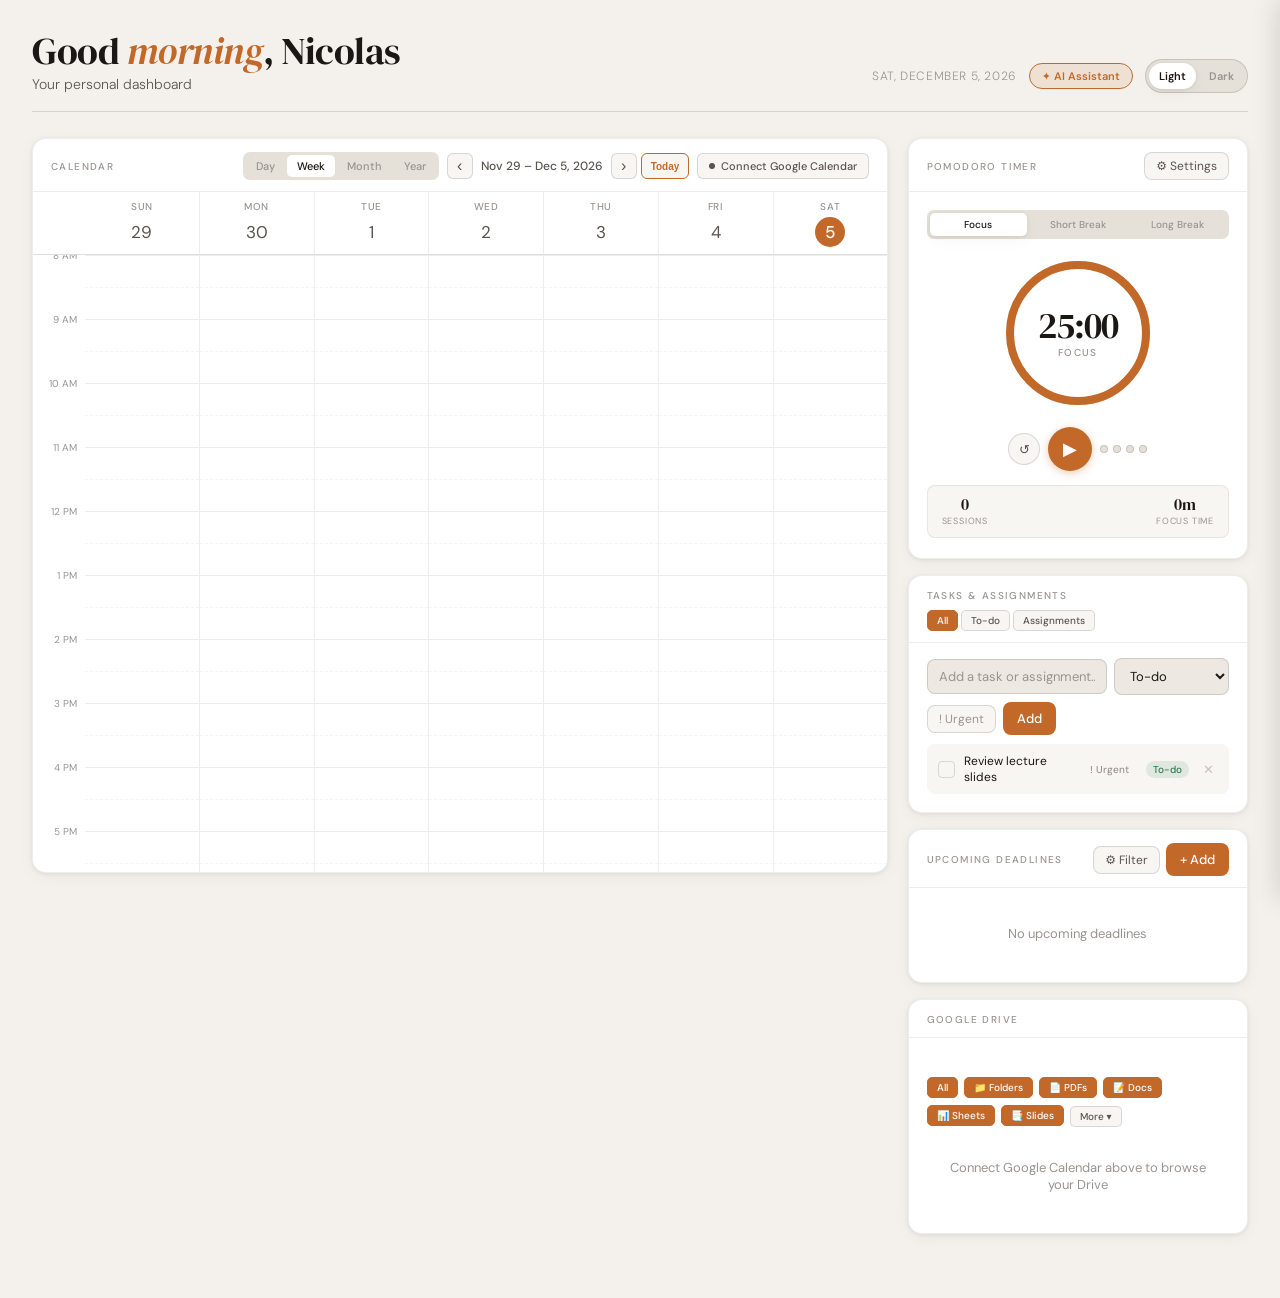
<file: index.html>
<!DOCTYPE html>
<html lang="en">
<head>
  <meta charset="UTF-8">
  <meta name="viewport" content="width=device-width, initial-scale=1.0">
  <title>Nicolas Dashboard</title>
  <link rel="manifest" href="manifest.json">
  <link rel="preconnect" href="https://fonts.googleapis.com">
  <link rel="preconnect" href="https://fonts.gstatic.com" crossorigin>
  <link href="https://fonts.googleapis.com/css2?family=DM+Sans:wght@300;400;500;600&family=DM+Serif+Display:ital@0;1&display=swap" rel="stylesheet">

  <!-- Styles: tokens → base → features → modals → theme overrides -->
  <link rel="stylesheet" href="tokens.css">
  <link rel="stylesheet" href="base.css">
  <link rel="stylesheet" href="pomodoro.css">
  <link rel="stylesheet" href="calendar.css">
  <link rel="stylesheet" href="tasks.css">
  <link rel="stylesheet" href="deadlines.css">
  <link rel="stylesheet" href="drive.css">
  <link rel="stylesheet" href="modals.css">
  <link rel="stylesheet" href="ai-assistant.css">
  <link rel="stylesheet" href="midnight.css">
</head>
<body>

  <div id="toast-container" class="toast-container" aria-live="polite"></div>

  <header>
    <div class="header-left">
      <h1>Good <span id="greeting-word">morning</span>, Nicolas</h1>
      <div class="header-sub">Your personal dashboard</div>
    </div>
    <div class="header-right">
      <span class="header-date" id="header-date"></span>
      <button class="ai-toggle-btn" id="ai-toggle-btn" onclick="window.aiToggle?.()">✦ AI Assistant</button>
      <button class="btn-subtle dark-variant-btn" id="dark-variant-btn" onclick="window.cycleDarkVariant?.()" style="display:none;">Classic</button>
      <div class="theme-switch">
        <button class="theme-chip active" id="theme-light-btn" onclick="window.setThemeMode?.('light')">Light</button>
        <button class="theme-chip" id="theme-dark-btn" onclick="window.setThemeMode?.('dark')">Dark</button>
      </div>
    </div>
  </header>

  <div class="layout">

    <!-- ===== LEFT COLUMN: Calendar ===== -->
    <div>
      <div class="card cal-card">
        <div class="card-header">
          <span class="card-title">Calendar</span>
          <div class="cal-controls">
            <div class="view-tabs">
              <button class="view-tab" id="tab-day"   onclick="window.setView?.('day')">Day</button>
              <button class="view-tab active" id="tab-week"  onclick="window.setView?.('week')">Week</button>
              <button class="view-tab" id="tab-month" onclick="window.setView?.('month')">Month</button>
              <button class="view-tab" id="tab-year"  onclick="window.setView?.('year')">Year</button>
            </div>
            <div class="cal-nav">
              <button class="cal-nav-btn" onclick="window.navCal?.(-1)">‹</button>
              <span class="cal-nav-label" id="cal-nav-label"></span>
              <button class="cal-nav-btn" onclick="window.navCal?.(1)">›</button>
              <button class="cal-nav-btn today-btn" onclick="window.goToday?.()">Today</button>
            </div>
            <button class="gcal-btn" id="gcal-btn" onclick="window.handleGCalAuth?.()">
              <span class="gcal-dot"></span>
              <span id="gcal-label">Connect Google Calendar</span>
            </button>
          </div>
        </div>
        <div class="card-body no-pad">
          <div id="cal-container"></div>
        </div>
      </div>
    </div>

    <!-- ===== RIGHT COLUMN ===== -->
    <div class="right-col">

      <!-- Pomodoro timer -->
      <div class="card">
        <div class="card-header">
          <span class="card-title">Pomodoro Timer</span>
          <button class="btn-subtle" onclick="window.pomoToggleSettings?.()">⚙ Settings</button>
        </div>
        <div class="pomo-body">
          <div class="pomo-mode-tabs">
            <button class="pomo-mode-tab active" data-mode="focus" onclick="window.pomoSetMode?.('focus')">Focus</button>
            <button class="pomo-mode-tab"        data-mode="short" onclick="window.pomoSetMode?.('short')">Short Break</button>
            <button class="pomo-mode-tab"        data-mode="long"  onclick="window.pomoSetMode?.('long')">Long Break</button>
          </div>
          <div class="pomo-ring-wrap">
            <svg class="pomo-svg" viewBox="0 0 160 160">
              <circle class="pomo-track"    cx="80" cy="80" r="68"/>
              <circle class="pomo-progress" cx="80" cy="80" r="68" id="pomo-ring"
                style="stroke-dasharray:427.3;stroke-dashoffset:0;"/>
            </svg>
            <div class="pomo-center">
              <div class="pomo-time"  id="pomo-time">25:00</div>
              <div class="pomo-label" id="pomo-mode-label">Focus</div>
            </div>
          </div>
          <div class="pomo-controls">
            <button class="pomo-btn-sm" onclick="window.pomoReset?.()" title="Reset">↺</button>
            <button class="pomo-btn-main" id="pomo-play-btn" onclick="window.pomoToggle?.()">▶</button>
            <div class="pomo-sessions" id="pomo-dots"><!-- dots rendered by JS --></div>
          </div>
          <div class="pomo-stats">
            <div class="pomo-stat">
              <div class="pomo-stat-val" id="pomo-stat-sessions">0</div>
              <div class="pomo-stat-lbl">Sessions</div>
            </div>
            <div class="pomo-stat">
              <div class="pomo-stat-val" id="pomo-stat-focus">0m</div>
              <div class="pomo-stat-lbl">Focus time</div>
            </div>
          </div>
          <div class="pomo-settings" id="pomo-settings">
            <div class="pomo-setting-row">
              <label>Focus (min)</label>
              <input class="pomo-setting-input" id="pomo-cfg-focus" type="number" min="1" max="120" value="25">
            </div>
            <div class="pomo-setting-row">
              <label>Short break (min)</label>
              <input class="pomo-setting-input" id="pomo-cfg-short" type="number" min="1" max="60" value="5">
            </div>
            <div class="pomo-setting-row">
              <label>Long break (min)</label>
              <input class="pomo-setting-input" id="pomo-cfg-long" type="number" min="1" max="60" value="15">
            </div>
            <div class="pomo-setting-row">
              <label>Sessions until long break</label>
              <input class="pomo-setting-input" id="pomo-cfg-until" type="number" min="1" max="10" value="4">
            </div>
            <button class="btn-primary pomo-apply-btn" onclick="window.pomoApplySettings?.()">Apply</button>
          </div>
        </div>
      </div>

      <!-- Tasks -->
      <div class="card">
        <div class="card-header">
          <span class="card-title">Tasks &amp; Assignments</span>
          <div class="filter-tabs">
            <button class="filter-tab active" id="filter-all"        onclick="window.filterTasks?.('all')">All</button>
            <button class="filter-tab"        id="filter-todo"       onclick="window.filterTasks?.('todo')">To-do</button>
            <button class="filter-tab"        id="filter-assignment" onclick="window.filterTasks?.('assignment')">Assignments</button>
          </div>
        </div>
        <div class="card-body">
          <div class="task-input-row">
            <input class="field" id="task-input" type="text" placeholder="Add a task or assignment…"
              onkeydown="if(event.key==='Enter')window.addTask?.()">
            <select class="field field-sm" id="task-type">
              <option value="todo">To-do</option>
              <option value="assignment">Assignment</option>
            </select>
            <button class="btn-subtle" id="urgent-toggle-btn" onclick="window.toggleUrgentInput?.()">! Urgent</button>
            <button class="btn-primary" onclick="window.addTask?.()">Add</button>
          </div>
          <div class="tasks-list" id="tasks-list"></div>
        </div>
      </div>

      <!-- Deadlines -->
      <div class="card">
        <div class="card-header">
          <span class="card-title">Upcoming Deadlines</span>
          <div class="header-actions">
            <button class="btn-subtle" onclick="window.toggleSettings?.()">⚙ Filter</button>
            <button class="btn-primary" onclick="window.openDeadlineModal?.()">+ Add</button>
          </div>
        </div>
        <div class="card-body">
          <div id="settings-panel" class="settings-panel" style="display:none;">
            <div class="settings-label">Exclude keywords (hide matching events)</div>
            <div class="tag-row" id="exclude-tags"></div>
            <div class="tag-input-row">
              <input class="tag-input" id="exclude-input" type="text" placeholder="Add keyword…"
                onkeydown="if(event.key==='Enter')window.addExcludeTag?.()">
              <button class="tag-add-btn" onclick="window.addExcludeTag?.()">Add</button>
            </div>
          </div>
          <div class="deadline-list" id="deadline-list"></div>
        </div>
      </div>

      <!-- Google Drive -->
      <div class="card">
        <div class="card-header">
          <span class="card-title">Google Drive</span>
          <span class="drive-status" id="drive-status"></span>
        </div>
        <div class="card-body">
          <div class="drive-path" id="drive-path"></div>
          <div class="drive-filter-row">
            <button class="filter-tab drive-filter-tab active" data-filter="all"    onclick="window.setAllDriveFilters?.(true)">All</button>
            <button class="filter-tab drive-filter-tab active" data-filter="folder" onclick="window.toggleDriveFilter?.('folder')">📁 Folders</button>
            <button class="filter-tab drive-filter-tab active" data-filter="pdf"    onclick="window.toggleDriveFilter?.('pdf')">📄 PDFs</button>
            <button class="filter-tab drive-filter-tab active" data-filter="doc"    onclick="window.toggleDriveFilter?.('doc')">📝 Docs</button>
            <button class="filter-tab drive-filter-tab active" data-filter="sheet"  onclick="window.toggleDriveFilter?.('sheet')">📊 Sheets</button>
            <button class="filter-tab drive-filter-tab active" data-filter="slides" onclick="window.toggleDriveFilter?.('slides')">📑 Slides</button>
            <div class="drive-filter-extra">
              <button class="filter-tab drive-filter-tab drive-filter-more-btn" onclick="window.toggleDriveMoreMenu?.()">More ▾</button>
              <div class="drive-filter-menu" id="drive-filter-menu">
                <label class="drive-filter-menu-item">
                  <input type="checkbox" id="drive-filter-other" onchange="window.toggleHiddenDriveType?.('other',this.checked)"> Other files
                </label>
              </div>
            </div>
          </div>
          <button id="drive-back-btn" class="btn-subtle drive-back-btn" onclick="window.driveGoBack?.()" style="display:none;">← Back</button>
          <div id="drive-content">
            <div class="empty-state">Connect Google Calendar above to browse your Drive</div>
          </div>
        </div>
      </div>

    </div><!-- /right-col -->
  </div><!-- /layout -->

  <!-- ===== MODALS ===== -->

  <!-- Deadline add modal -->
  <div class="modal-overlay" id="deadline-modal">
    <div class="modal">
      <h3>Add Deadline</h3>
      <div class="modal-fields">
        <input class="field" id="dl-name"   type="text"  placeholder="Deadline name…">
        <input class="field" id="dl-course" type="text"  placeholder="Course / subject…">
        <input class="field" id="dl-date"   type="date">
      </div>
      <div class="modal-row">
        <button class="modal-btn btn-subtle"  onclick="window.closeDeadlineModal?.()">Cancel</button>
        <button class="modal-btn btn-primary" onclick="window.confirmDeadline?.()">Add Deadline</button>
      </div>
    </div>
  </div>

  <!-- Event detail modal -->
  <div class="modal-overlay event-modal" id="event-modal">
    <div class="modal event-modal">
      <h3 id="event-title"></h3>
      <div class="event-meta" id="event-when"></div>
      <div class="event-meta" id="event-where"></div>
      <div class="event-desc" id="event-desc-view" style="display:none;"></div>

      <!-- Edit form (hidden by default) -->
      <div id="event-edit-form" class="event-edit-form" style="display:none;">
        <div class="event-edit-fields">
          <input  class="field" id="edit-title"    type="text"  placeholder="Title">
          <input  class="field" id="edit-location" type="text"  placeholder="Location">
          <textarea class="field field-resize" id="edit-desc" rows="3" placeholder="Description"></textarea>
          <div class="event-edit-time-row" id="edit-time-row">
            <input class="field" id="edit-start" type="datetime-local">
            <input class="field" id="edit-end"   type="datetime-local">
          </div>
        </div>
      </div>

      <div class="event-actions">
        <a id="event-open-link" href="#" target="_blank" class="btn-subtle event-open-link">Open in Google</a>
        <button id="event-edit-btn" class="btn-subtle" onclick="window.toggleEventEdit?.()" style="display:none;">Edit</button>
        <button id="event-save-btn" class="btn-primary" onclick="window.saveEventEdit?.()" style="display:none;">Save</button>
        <button class="btn-subtle" onclick="window.closeEventModal?.()">Close</button>
      </div>
    </div>
  </div>

  <!-- PDF viewer modal -->
  <div class="pdf-modal" id="pdf-modal">
    <div class="pdf-modal-bar">
      <span class="pdf-modal-title" id="pdf-modal-title"></span>
      <a id="pdf-open-link" href="#" target="_blank" class="btn-subtle pdf-open-link">Open in Drive</a>
      <button class="btn-subtle" onclick="window.closePdfModal?.()">✕ Close</button>
    </div>
    <div class="pdf-modal-body">
      <iframe id="pdf-iframe" src="" allowfullscreen></iframe>
    </div>
  </div>

  <!-- Hidden file input for AI attachments -->
  <input type="file" id="ai-file-input" class="ai-file-input" accept="image/*,.csv,.txt,.tsv"
    onchange="window.aiHandleFileInput?.(this)">

  <!-- AI Assistant Panel -->
  <div class="ai-panel" id="ai-panel">
    <div class="ai-panel-header">
      <div class="ai-panel-title">
        <div class="ai-panel-icon">✦</div>
        <div>
          <div>AI Calendar Assistant</div>
          <div class="ai-panel-subtitle">Powered by Groq</div>
        </div>
      </div>
      <button class="ai-panel-close" onclick="window.aiClose?.()">✕</button>
    </div>
    <div class="ai-messages" id="ai-messages">
      <div class="ai-bubble assistant">Hi! I can help you manage your calendar. You can ask me to add events, remove classes, or upload a schedule file (CSV or photo) and I'll import everything for you.</div>
      <div class="ai-suggestions" id="ai-suggestions">
        <button class="ai-suggestion-chip" onclick="window.aiSendSuggestion?.('What events do I have this week?')">📅 What events do I have this week?</button>
        <button class="ai-suggestion-chip" onclick="window.aiSendSuggestion?.('Remove all my classes for the rest of the semester')">🗑 Cancel all classes for the rest of semester</button>
        <button class="ai-suggestion-chip" onclick="window.aiSendSuggestion?.('Add a study session tomorrow from 2pm to 4pm')">➕ Add a study session tomorrow 2–4pm</button>
        <button class="ai-suggestion-chip" onclick="window.aiOpenFilePicker?.()">📎 Upload my class schedule (CSV or photo)</button>
      </div>
    </div>
    <div class="ai-attachment-bar" id="ai-attachment-bar">
      <span>📎</span>
      <span class="ai-attachment-name" id="ai-attachment-name"></span>
      <button class="ai-attachment-remove" onclick="window.aiClearAttachment?.()">✕</button>
    </div>
    <div class="ai-input-area">
      <div class="ai-input-row">
        <button class="ai-file-btn" onclick="window.aiOpenFilePicker?.()" title="Attach file">📎</button>
        <textarea class="ai-input" id="ai-input" rows="1"
          placeholder="Ask me to add, remove, or find events…"
          onkeydown="window.aiKeydown?.(event)"></textarea>
        <button class="ai-send-btn" id="ai-send-btn" onclick="window.aiSend?.()">➤</button>
      </div>
      <div class="ai-input-hint">Shift+Enter for new line · supports images &amp; CSV files</div>
    </div>
  </div>

  <!-- Scripts (order matters) -->
  <script src="config.js"></script>
  <script src="state.js"></script>
  <script src="theme.js"></script>
  <script src="google-api.js"></script>
  <script src="pomodoro.js"></script>
  <script src="calendar.js"></script>
  <script src="tasks.js"></script>
  <script src="deadlines.js"></script>
  <script src="drive.js"></script>
  <script src="modals.js"></script>
  <script src="ai-assistant.js"></script>
  <script src="init.js"></script>
</body>
</html>
</file>
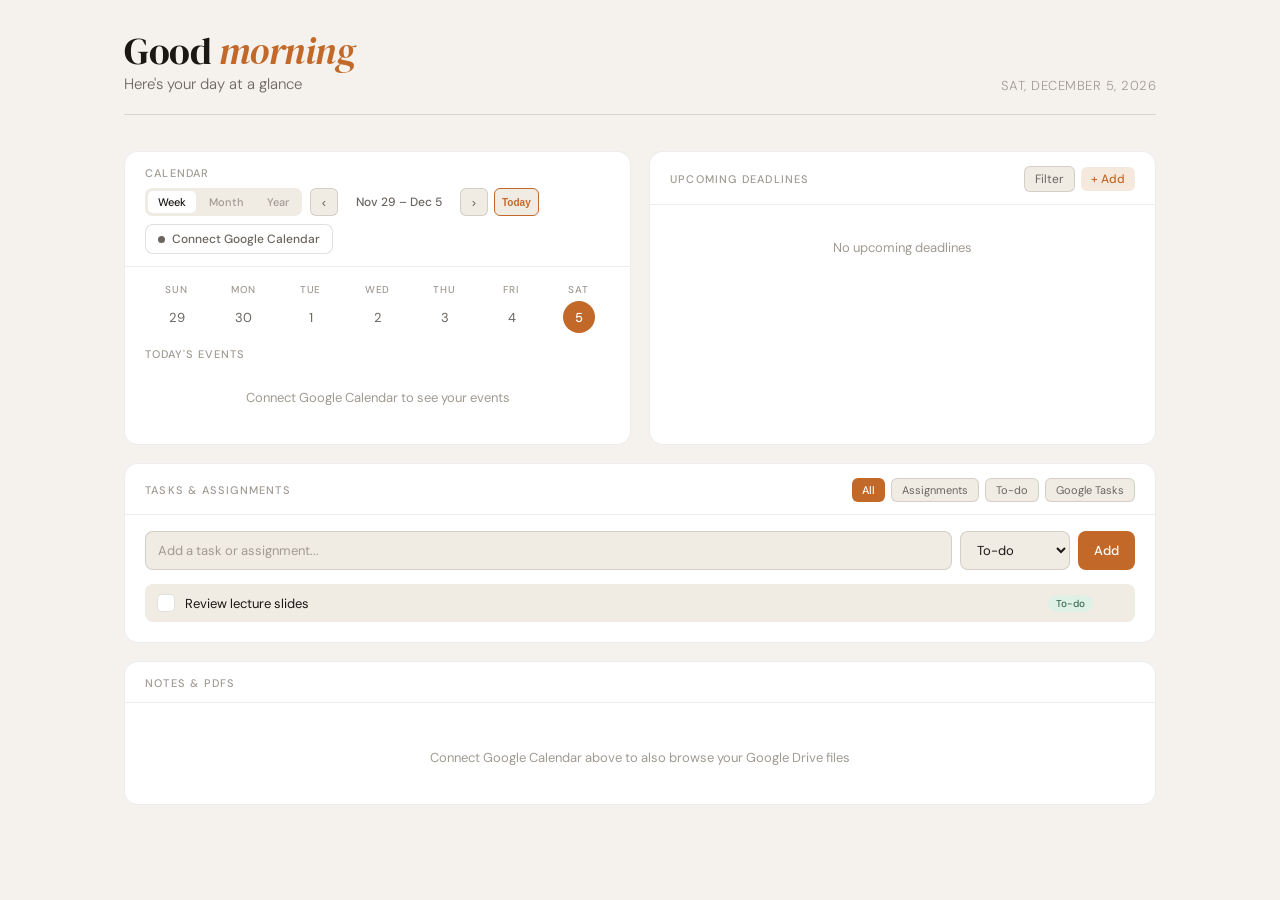
<file: dashboard.html>
<!DOCTYPE html>
<html lang="en">
<head>
<meta charset="UTF-8">
<meta name="viewport" content="width=device-width, initial-scale=1.0">
<title>My Dashboard</title>
<link href="https://fonts.googleapis.com/css2?family=DM+Serif+Display:ital@0;1&family=DM+Sans:wght@300;400;500&display=swap" rel="stylesheet">
<style>
  *, *::before, *::after { box-sizing: border-box; margin: 0; padding: 0; }
  :root {
    --bg: #f5f2ed; --surface: #ffffff; --surface2: #f0ece4;
    --text: #1a1714; --text2: #6b6560; --text3: #a09a93;
    --accent: #c2692a; --accent-light: #f5e8dc;
    --accent2: #3b6b52; --accent2-light: #dff0e7;
    --danger: #c23b3b; --danger-light: #fce8e8;
    --warn: #b07020; --warn-light: #fdf0dc;
    --border: rgba(0,0,0,0.07); --border2: rgba(0,0,0,0.12);
    --radius: 14px; --radius-sm: 8px;
    --font-display: 'DM Serif Display', Georgia, serif;
    --font-body: 'DM Sans', system-ui, sans-serif;
  }
  body { font-family: var(--font-body); background: var(--bg); color: var(--text); min-height: 100vh; padding: 32px 24px 60px; max-width: 1080px; margin: 0 auto; }
  header { display: flex; align-items: flex-end; justify-content: space-between; margin-bottom: 36px; padding-bottom: 20px; border-bottom: 1px solid var(--border2); flex-wrap: wrap; gap: 12px; }
  .header-left h1 { font-family: var(--font-display); font-size: 38px; font-weight: 400; letter-spacing: -0.5px; line-height: 1; }
  .header-left h1 span { color: var(--accent); font-style: italic; }
  .header-date { font-size: 13px; color: var(--text3); font-weight: 300; letter-spacing: 0.5px; text-transform: uppercase; }
  .grid { display: grid; grid-template-columns: 1fr 1fr; gap: 18px; }
  .card { background: var(--surface); border-radius: var(--radius); border: 1px solid var(--border); overflow: hidden; }
  .card-full { grid-column: 1 / -1; }
  .card-header { display: flex; align-items: center; justify-content: space-between; padding: 14px 20px 12px; border-bottom: 1px solid var(--border); gap: 8px; flex-wrap: wrap; }
  .card-title { font-size: 11px; font-weight: 500; letter-spacing: 1.2px; text-transform: uppercase; color: var(--text3); white-space: nowrap; }
  .card-body { padding: 16px 20px 20px; }
  .empty-state { text-align: center; padding: 18px; color: var(--text3); font-size: 13px; }

  /* Calendar nav */
  .cal-nav { display: flex; align-items: center; gap: 6px; }
  .cal-nav-btn { background: var(--surface2); border: 1px solid var(--border2); border-radius: 6px; width: 28px; height: 28px; display: flex; align-items: center; justify-content: center; cursor: pointer; font-size: 13px; color: var(--text2); }
  .cal-nav-btn:hover { border-color: var(--accent); color: var(--accent); }
  .cal-nav-label { font-size: 12px; font-weight: 500; color: var(--text2); min-width: 110px; text-align: center; }
  .view-tabs { display: flex; gap: 3px; background: var(--surface2); border-radius: 7px; padding: 3px; }
  .view-tab { padding: 4px 10px; border-radius: 5px; font-size: 11px; font-weight: 500; cursor: pointer; border: none; background: transparent; color: var(--text3); font-family: var(--font-body); }
  .view-tab.active { background: var(--surface); color: var(--text); }

  /* Week view */
  .week-grid { display: grid; grid-template-columns: repeat(7, 1fr); gap: 4px; margin-bottom: 14px; }
  .day-col { text-align: center; }
  .day-name { font-size: 10px; font-weight: 500; letter-spacing: 0.8px; text-transform: uppercase; color: var(--text3); margin-bottom: 5px; }
  .day-num { width: 32px; height: 32px; border-radius: 50%; display: flex; align-items: center; justify-content: center; margin: 0 auto; font-size: 13px; color: var(--text2); cursor: pointer; }
  .day-num:hover { background: var(--surface2); }
  .day-num.today { background: var(--accent); color: white; font-weight: 500; }
  .day-num.selected { background: var(--accent-light); color: var(--accent); font-weight: 500; }
  .day-num.today.selected { background: var(--accent); color: white; }
  .day-dot { width: 4px; height: 4px; border-radius: 50%; background: var(--accent2); margin: 2px auto 0; }

  /* Month view */
  .month-grid { display: grid; grid-template-columns: repeat(7, 1fr); gap: 2px; }
  .month-day-name { text-align: center; font-size: 10px; font-weight: 500; letter-spacing: 0.6px; text-transform: uppercase; color: var(--text3); padding: 4px 0 6px; }
  .month-day { min-height: 36px; border-radius: 6px; padding: 4px; cursor: pointer; }
  .month-day:hover { background: var(--surface2); }
  .month-day-num { font-size: 12px; color: var(--text2); width: 22px; height: 22px; display: flex; align-items: center; justify-content: center; border-radius: 50%; }
  .month-day.today .month-day-num { background: var(--accent); color: white; font-weight: 500; }
  .month-day.selected .month-day-num { background: var(--accent-light); color: var(--accent); }
  .month-day.other-month .month-day-num { color: var(--text3); }
  .month-event-dot { width: 4px; height: 4px; border-radius: 50%; background: var(--accent2); margin: 1px auto; }

  /* Year view */
  .year-grid { display: grid; grid-template-columns: repeat(4, 1fr); gap: 12px; }
  .mini-month { cursor: pointer; }
  .mini-month-title { font-size: 11px; font-weight: 500; color: var(--text2); text-align: center; margin-bottom: 4px; }
  .mini-month-grid { display: grid; grid-template-columns: repeat(7, 1fr); gap: 1px; }
  .mini-day { width: 100%; aspect-ratio: 1; border-radius: 50%; display: flex; align-items: center; justify-content: center; font-size: 8px; color: var(--text3); }
  .mini-day.today { background: var(--accent); color: white; }
  .mini-day.has-event { background: var(--accent2-light); color: var(--accent2); }

  /* Events */
  .event-list { display: flex; flex-direction: column; gap: 7px; }
  .event-item { display: flex; align-items: center; gap: 10px; padding: 9px 12px; background: var(--surface2); border-radius: var(--radius-sm); border-left: 3px solid var(--accent2); }
  .event-time { font-size: 11px; color: var(--text3); font-weight: 500; min-width: 70px; flex-shrink: 0; }
  .event-name { font-size: 13px; color: var(--text); flex: 1; }

  /* Tasks */
  .task-input-row { display: flex; gap: 8px; margin-bottom: 14px; }
  .task-input { flex: 1; padding: 9px 12px; border: 1px solid var(--border2); border-radius: var(--radius-sm); font-family: var(--font-body); font-size: 13px; background: var(--surface2); color: var(--text); outline: none; }
  .task-input:focus { border-color: var(--accent); background: white; }
  .task-input::placeholder { color: var(--text3); }
  select.task-input { cursor: pointer; flex: 0; min-width: 110px; }
  .add-btn { padding: 9px 16px; background: var(--accent); color: white; border: none; border-radius: var(--radius-sm); font-family: var(--font-body); font-size: 13px; font-weight: 500; cursor: pointer; white-space: nowrap; }
  .tasks-list { display: flex; flex-direction: column; gap: 6px; }
  .task-item { display: flex; align-items: center; gap: 10px; padding: 10px 12px; border-radius: var(--radius-sm); background: var(--surface2); }
  .task-item.done { opacity: 0.4; }
  .task-item.done .task-text { text-decoration: line-through; }
  .task-check { width: 18px; height: 18px; border-radius: 5px; border: 1.5px solid var(--border2); background: white; cursor: pointer; display: flex; align-items: center; justify-content: center; flex-shrink: 0; transition: all 0.15s; }
  .task-check.checked { background: var(--accent2); border-color: var(--accent2); }
  .task-check.checked::after { content: ''; width: 9px; height: 5px; border-left: 2px solid white; border-bottom: 2px solid white; transform: rotate(-45deg) translateY(-1px); }
  .task-text { font-size: 13px; flex: 1; color: var(--text); }
  .task-source { font-size: 10px; color: var(--text3); }
  .task-badge { font-size: 10px; font-weight: 500; padding: 2px 8px; border-radius: 20px; white-space: nowrap; }
  .badge-todo { background: var(--accent2-light); color: var(--accent2); }
  .badge-assignment { background: var(--warn-light); color: var(--warn); }
  .badge-deadline { background: var(--danger-light); color: var(--danger); }
  .badge-gtasks { background: #e8f0fe; color: #1a73e8; }
  .task-delete { background: transparent; border: none; color: var(--text3); cursor: pointer; font-size: 14px; opacity: 0; width: 20px; flex-shrink: 0; }
  .task-item:hover .task-delete { opacity: 1; }

  /* Deadlines */
  .deadline-list { display: flex; flex-direction: column; gap: 8px; }
  .deadline-item { display: flex; align-items: center; justify-content: space-between; padding: 10px 14px; background: var(--surface2); border-radius: var(--radius-sm); gap: 10px; }
  .deadline-name { font-size: 13px; font-weight: 500; color: var(--text); }
  .deadline-course { font-size: 11px; color: var(--text3); margin-top: 2px; }
  .deadline-date { font-size: 12px; font-weight: 500; text-align: right; white-space: nowrap; }
  .deadline-days { font-size: 11px; color: var(--text3); margin-top: 1px; text-align: right; }
  .urgent { color: var(--danger); } .soon { color: var(--warn); } .ok { color: var(--accent2); }

  /* Drive browser */
  .drive-path { display: flex; align-items: center; gap: 6px; padding: 0 0 12px; flex-wrap: wrap; }
  .drive-crumb { font-size: 12px; color: var(--accent); cursor: pointer; font-weight: 500; }
  .drive-crumb:hover { text-decoration: underline; }
  .drive-sep { font-size: 12px; color: var(--text3); }
  .drive-grid { display: grid; grid-template-columns: repeat(auto-fill, minmax(140px, 1fr)); gap: 10px; }
  .drive-item { display: flex; flex-direction: column; align-items: center; gap: 7px; padding: 14px 10px 12px; background: var(--surface2); border-radius: var(--radius-sm); cursor: pointer; border: 1px solid transparent; text-align: center; }
  .drive-item:hover { border-color: var(--border2); background: white; }
  .drive-item-name { font-size: 11px; font-weight: 500; color: var(--text); line-height: 1.3; word-break: break-word; }
  .drive-item-meta { font-size: 10px; color: var(--text3); }
  .drive-loading { text-align: center; padding: 24px; color: var(--text3); font-size: 13px; }

  /* PDF preview modal */
  .pdf-modal { position: fixed; inset: 0; background: rgba(0,0,0,0.7); z-index: 200; display: none; flex-direction: column; }
  .pdf-modal.open { display: flex; }
  .pdf-modal-bar { display: flex; align-items: center; justify-content: space-between; padding: 12px 20px; background: var(--surface); border-bottom: 1px solid var(--border); }
  .pdf-modal-title { font-size: 14px; font-weight: 500; color: var(--text); flex: 1; overflow: hidden; text-overflow: ellipsis; white-space: nowrap; margin-right: 12px; }
  .pdf-close { padding: 6px 14px; background: var(--surface2); border: 1px solid var(--border2); border-radius: 6px; font-family: var(--font-body); font-size: 13px; cursor: pointer; color: var(--text2); }
  .pdf-modal-body { flex: 1; overflow: hidden; }
  .pdf-modal-body iframe { width: 100%; height: 100%; border: none; }

  /* Folders */
  .folders-grid { display: grid; grid-template-columns: repeat(auto-fill, minmax(130px, 1fr)); gap: 10px; }
  .folder-item { display: flex; flex-direction: column; align-items: center; gap: 8px; padding: 14px 10px 12px; background: var(--surface2); border-radius: var(--radius-sm); cursor: pointer; border: 1px solid transparent; text-decoration: none; }
  .folder-item:hover { border-color: var(--border2); background: white; }
  .folder-name { font-size: 12px; font-weight: 500; color: var(--text); text-align: center; }
  .folder-count { font-size: 10px; color: var(--text3); }
  .add-folder-btn { display: flex; flex-direction: column; align-items: center; gap: 8px; padding: 14px 10px 12px; background: transparent; border-radius: var(--radius-sm); cursor: pointer; border: 1.5px dashed var(--border2); }
  .add-folder-btn:hover { border-color: var(--accent); }
  .add-folder-plus { width: 28px; height: 28px; border-radius: 50%; background: var(--accent-light); color: var(--accent); display: flex; align-items: center; justify-content: center; font-size: 18px; }
  .add-folder-label { font-size: 11px; color: var(--text3); }

  /* Modals */
  .modal-overlay { position: fixed; inset: 0; background: rgba(0,0,0,0.35); z-index: 100; align-items: center; justify-content: center; display: none; }
  .modal { background: var(--surface); border-radius: var(--radius); padding: 24px; width: 360px; border: 1px solid var(--border); max-width: 90vw; }
  .modal h3 { font-family: var(--font-display); font-size: 20px; font-weight: 400; margin-bottom: 16px; }
  .modal-input { width: 100%; padding: 10px 12px; border: 1px solid var(--border2); border-radius: var(--radius-sm); font-family: var(--font-body); font-size: 14px; background: var(--surface2); color: var(--text); outline: none; margin-bottom: 10px; }
  .modal-input:focus { border-color: var(--accent); }
  .modal-row { display: flex; gap: 8px; margin-top: 6px; }
  .modal-cancel { flex: 1; padding: 10px; background: var(--surface2); border: 1px solid var(--border2); border-radius: var(--radius-sm); font-family: var(--font-body); font-size: 13px; cursor: pointer; color: var(--text2); }
  .modal-confirm { flex: 1; padding: 10px; background: var(--accent); border: none; border-radius: var(--radius-sm); font-family: var(--font-body); font-size: 13px; font-weight: 500; cursor: pointer; color: white; }

  /* Settings panel */
  .settings-panel { background: var(--surface2); border-radius: var(--radius-sm); padding: 14px 16px; margin-bottom: 14px; border: 1px solid var(--border); }
  .settings-label { font-size: 11px; font-weight: 500; letter-spacing: 0.8px; text-transform: uppercase; color: var(--text3); margin-bottom: 8px; }
  .tag-row { display: flex; flex-wrap: wrap; gap: 6px; margin-bottom: 8px; }
  .tag { display: flex; align-items: center; gap: 5px; background: var(--surface); border: 1px solid var(--border2); border-radius: 20px; padding: 3px 10px; font-size: 12px; color: var(--text2); }
  .tag-remove { background: none; border: none; cursor: pointer; color: var(--text3); font-size: 13px; line-height: 1; padding: 0; }
  .tag-remove:hover { color: var(--danger); }
  .tag-input-row { display: flex; gap: 6px; }
  .tag-input { flex: 1; padding: 6px 10px; border: 1px solid var(--border2); border-radius: var(--radius-sm); font-family: var(--font-body); font-size: 12px; background: white; color: var(--text); outline: none; }
  .tag-input:focus { border-color: var(--accent); }
  .tag-add-btn { padding: 6px 12px; background: var(--accent); color: white; border: none; border-radius: var(--radius-sm); font-size: 12px; cursor: pointer; font-family: var(--font-body); }

  /* GCal button */
  .gcal-btn { display: flex; align-items: center; gap: 7px; padding: 6px 12px; background: white; border: 1px solid var(--border2); border-radius: var(--radius-sm); font-family: var(--font-body); font-size: 12px; font-weight: 500; cursor: pointer; color: var(--text2); white-space: nowrap; }
  .gcal-btn:hover { border-color: var(--accent); color: var(--accent); }
  .gcal-btn.connected { background: var(--accent2-light); border-color: var(--accent2); color: var(--accent2); }
  .gcal-dot { width: 7px; height: 7px; border-radius: 50%; background: currentColor; flex-shrink: 0; }

  @media (max-width: 640px) { .grid { grid-template-columns: 1fr; } .card-full { grid-column: 1; } body { padding: 20px 14px 40px; } .year-grid { grid-template-columns: repeat(3,1fr); } }
</style>
</head>
<body>

<header>
  <div class="header-left">
    <h1>Good <span id="greeting-word">morning</span></h1>
    <div style="margin-top:4px;font-size:15px;color:var(--text2);font-weight:300;">Here's your day at a glance</div>
  </div>
  <div class="header-date" id="header-date"></div>
</header>

<div class="grid">

  <!-- Calendar card -->
  <div class="card">
    <div class="card-header">
      <span class="card-title">Calendar</span>
      <div style="display:flex;align-items:center;gap:8px;flex-wrap:wrap;">
        <div class="view-tabs">
          <button class="view-tab active" onclick="setView('week')">Week</button>
          <button class="view-tab" onclick="setView('month')">Month</button>
          <button class="view-tab" onclick="setView('year')">Year</button>
        </div>
        <div class="cal-nav">
          <button class="cal-nav-btn" onclick="navCal(-1)">&#8249;</button>
          <span class="cal-nav-label" id="cal-nav-label"></span>
          <button class="cal-nav-btn" onclick="navCal(1)">&#8250;</button>
          <button class="cal-nav-btn" onclick="goToday()" title="Today" style="font-size:10px;font-weight:600;color:var(--accent);border-color:var(--accent);width:auto;padding:0 7px;">Today</button>
        </div>
        <button class="gcal-btn" id="gcal-btn" onclick="handleGCalAuth()">
          <span class="gcal-dot"></span>
          <span id="gcal-label">Connect Google Calendar</span>
        </button>
      </div>
    </div>
    <div class="card-body">
      <div id="cal-view-container"></div>
      <div style="margin-top:14px;">
        <div style="font-size:11px;font-weight:500;letter-spacing:1px;text-transform:uppercase;color:var(--text3);margin-bottom:10px;" id="events-day-label">Today's events</div>
        <div class="event-list" id="event-list"><div class="empty-state">Connect Google Calendar to see your events</div></div>
      </div>
    </div>
  </div>

  <!-- Deadlines card -->
  <div class="card">
    <div class="card-header">
      <span class="card-title">Upcoming deadlines</span>
      <div style="display:flex;gap:6px;align-items:center;">
        <button onclick="toggleSettings()" style="background:var(--surface2);color:var(--text2);border:1px solid var(--border2);border-radius:6px;padding:4px 10px;font-size:12px;font-family:var(--font-body);cursor:pointer;">Filter</button>
        <button onclick="openDeadlineModal()" style="background:var(--accent-light);color:var(--accent);border:none;border-radius:6px;padding:4px 10px;font-size:12px;font-family:var(--font-body);cursor:pointer;font-weight:500;">+ Add</button>
      </div>
    </div>
    <div class="card-body">
      <div class="settings-panel" id="settings-panel" style="display:none;">
        <div class="settings-label">Exclude these words from auto-deadlines</div>
        <div class="tag-row" id="exclude-tags"></div>
        <div class="tag-input-row">
          <input class="tag-input" type="text" id="exclude-input" placeholder="e.g. lecture, lab..." onkeydown="if(event.key==='Enter') addExcludeTag()">
          <button class="tag-add-btn" onclick="addExcludeTag()">Add</button>
        </div>
      </div>
      <div class="deadline-list" id="deadline-list"></div>
    </div>
  </div>

  <!-- Tasks card -->
  <div class="card card-full">
    <div class="card-header">
      <span class="card-title">Tasks &amp; assignments</span>
      <div style="display:flex;gap:6px;flex-wrap:wrap;">
        <button onclick="filterTasks('all')" id="filter-all" style="background:var(--accent);color:white;border:none;border-radius:6px;padding:4px 10px;font-size:11px;font-family:var(--font-body);cursor:pointer;font-weight:500;">All</button>
        <button onclick="filterTasks('assignment')" id="filter-assignment" style="background:var(--surface2);color:var(--text2);border:1px solid var(--border2);border-radius:6px;padding:4px 10px;font-size:11px;font-family:var(--font-body);cursor:pointer;">Assignments</button>
        <button onclick="filterTasks('todo')" id="filter-todo" style="background:var(--surface2);color:var(--text2);border:1px solid var(--border2);border-radius:6px;padding:4px 10px;font-size:11px;font-family:var(--font-body);cursor:pointer;">To-do</button>
        <button onclick="filterTasks('gtasks')" id="filter-gtasks" style="background:var(--surface2);color:var(--text2);border:1px solid var(--border2);border-radius:6px;padding:4px 10px;font-size:11px;font-family:var(--font-body);cursor:pointer;">Google Tasks</button>
      </div>
    </div>
    <div class="card-body">
      <div class="task-input-row">
        <input class="task-input" type="text" id="task-input" placeholder="Add a task or assignment..." onkeydown="if(event.key==='Enter') addTask()">
        <select class="task-input" id="task-type">
          <option value="todo">To-do</option>
          <option value="assignment">Assignment</option>
          <option value="deadline">Deadline</option>
        </select>
        <button class="add-btn" onclick="addTask()">Add</button>
      </div>
      <div class="tasks-list" id="tasks-list"></div>
    </div>
  </div>

  <!-- Google Drive / Notes card -->
  <div class="card card-full">
    <div class="card-header">
      <span class="card-title">Notes &amp; PDFs</span>
      <div style="display:flex;align-items:center;gap:8px;">
        <span id="drive-status" style="font-size:12px;color:var(--text3);"></span>
        <button id="drive-back-btn" onclick="driveGoBack()" style="display:none;background:var(--surface2);color:var(--text2);border:1px solid var(--border2);border-radius:6px;padding:4px 10px;font-size:12px;font-family:var(--font-body);cursor:pointer;">&#8592; Back</button>
      </div>
    </div>
    <div class="card-body">
      <div class="drive-path" id="drive-path"></div>
      <div id="drive-content"><div class="empty-state">Connect Google Calendar above to also browse your Google Drive files</div></div>
    </div>
  </div>

</div>

<!-- Deadline modal -->
<div class="modal-overlay" id="deadline-modal">
  <div class="modal">
    <h3>Add deadline</h3>
    <input class="modal-input" type="text" id="dl-name" placeholder="Assignment name">
    <input class="modal-input" type="text" id="dl-course" placeholder="Course / subject">
    <input class="modal-input" type="date" id="dl-date">
    <div class="modal-row">
      <button class="modal-cancel" onclick="closeDeadlineModal()">Cancel</button>
      <button class="modal-confirm" onclick="confirmDeadline()">Add deadline</button>
    </div>
  </div>
</div>

<!-- PDF preview -->
<div class="pdf-modal" id="pdf-modal">
  <div class="pdf-modal-bar">
    <span class="pdf-modal-title" id="pdf-modal-title"></span>
    <a id="pdf-open-link" href="#" target="_blank" style="padding:6px 14px;background:var(--accent-light);color:var(--accent);border:none;border-radius:6px;font-family:var(--font-body);font-size:13px;cursor:pointer;text-decoration:none;margin-right:8px;font-weight:500;">Open in Drive</a>
    <button class="pdf-close" onclick="closePdfModal()">Close</button>
  </div>
  <div class="pdf-modal-body"><iframe id="pdf-iframe" src=""></iframe></div>
</div>

<script>
const CLIENT_ID = '525270045169-ro6l87v50nn2ed2cufgdqub2qhodclfj.apps.googleusercontent.com';
const SCOPES = 'https://www.googleapis.com/auth/calendar.readonly https://www.googleapis.com/auth/tasks.readonly https://www.googleapis.com/auth/drive.readonly';
const DAYS = ['Sun','Mon','Tue','Wed','Thu','Fri','Sat'];
const MONTHS = ['January','February','March','April','May','June','July','August','September','October','November','December'];
const MONTHS_SHORT = ['Jan','Feb','Mar','Apr','May','Jun','Jul','Aug','Sep','Oct','Nov','Dec'];

const CLASS_NAMES = ['écriture et lit','écologie et évo','chimie solution','mécanique','bad. - base','calcul intégral','cult. & littér.','bad.-base','ecriture et lit','ecologie et evo'];
const DEADLINE_KEYWORDS = ['exam','test','quiz','midterm','final','due','assignment','submit','submission','deadline','essay','report','project','homework','hw','examen','devoir','travail','remise','évaluation','evaluation'];

function save(k,v){try{localStorage.setItem(k,JSON.stringify(v));}catch(e){}}
function load(k,d){try{const v=localStorage.getItem(k);return v?JSON.parse(v):d;}catch(e){return d;}}

let tasks = load('tasks',[{id:1,text:'Review lecture slides',type:'todo',done:false}]);
let deadlines = load('deadlines',[]);
let excludeWords = load('excludeWords', CLASS_NAMES.slice());
let currentFilter = 'all';
let accessToken = load('gcal_token',null);
let tokenExpiry = load('gcal_expiry',0);
let calView = 'week';
let calDate = new Date();
let selectedDate = new Date();
let calEvents = {};
let driveStack = [{id:'root',name:'My Drive'}];
let settingsOpen = false;

function isTokenValid(){return accessToken && Date.now()<tokenExpiry;}
function offsetDate(d){const x=new Date();x.setDate(x.getDate()+d);return x.toISOString().split('T')[0];}

function initHeader(){
  const now=new Date();
  const h=now.getHours();
  document.getElementById('greeting-word').textContent=h<12?'morning':h<17?'afternoon':'evening';
  document.getElementById('header-date').textContent=`${DAYS[now.getDay()]}, ${MONTHS[now.getMonth()]} ${now.getDate()}, ${now.getFullYear()}`;
}

// ---- Calendar ----
function setView(v){
  calView=v;
  document.querySelectorAll('.view-tab').forEach(b=>b.classList.toggle('active',b.textContent.toLowerCase()===v));
  renderCalView();
}

function navCal(dir){
  if(calView==='week'){calDate.setDate(calDate.getDate()+dir*7);}
  else if(calView==='month'){calDate.setMonth(calDate.getMonth()+dir);}
  else{calDate.setFullYear(calDate.getFullYear()+dir);}
  renderCalView();
  if(isTokenValid()) fetchEventsForView();
}

function goToday(){
  calDate=new Date(); selectedDate=new Date();
  renderCalView();
  if(isTokenValid()) fetchEventsForView();
}

function selectDay(dateStr){
  selectedDate=new Date(dateStr+'T12:00:00');
  renderCalView();
  const label=document.getElementById('events-day-label');
  const today=new Date(); today.setHours(0,0,0,0);
  const sel=new Date(dateStr+'T00:00:00');
  const diff=Math.round((sel-today)/86400000);
  label.textContent=diff===0?'Today\'s events':diff===1?'Tomorrow\'s events':`Events on ${sel.toLocaleDateString('en-US',{month:'short',day:'numeric'})}`;
  renderEventsForDay(dateStr);
}

function renderCalView(){
  const container=document.getElementById('cal-view-container');
  const label=document.getElementById('cal-nav-label');
  if(calView==='week') renderWeekView(container,label);
  else if(calView==='month') renderMonthView(container,label);
  else renderYearView(container,label);
}

function renderWeekView(container,label){
  const now=new Date(calDate);
  const start=new Date(now); start.setDate(now.getDate()-now.getDay());
  const today=new Date(); today.setHours(0,0,0,0);
  const weekStart=new Date(start); weekStart.setHours(0,0,0,0);
  const weekEnd=new Date(start); weekEnd.setDate(start.getDate()+6);
  label.textContent=`${MONTHS_SHORT[weekStart.getMonth()]} ${weekStart.getDate()} – ${MONTHS_SHORT[weekEnd.getMonth()]} ${weekEnd.getDate()}`;
  let html='<div class="week-grid">';
  for(let i=0;i<7;i++){
    const d=new Date(start); d.setDate(start.getDate()+i);
    const ds=d.toISOString().split('T')[0];
    const isToday=d.toDateString()===today.toDateString();
    const isSel=d.toDateString()===selectedDate.toDateString();
    const hasEv=(calEvents[ds]||[]).length>0;
    html+=`<div class="day-col"><div class="day-name">${DAYS[d.getDay()]}</div>
      <div class="day-num${isToday?' today':''}${isSel&&!isToday?' selected':''}" onclick="selectDay('${ds}')">${d.getDate()}</div>
      ${hasEv?'<div class="day-dot"></div>':''}
    </div>`;
  }
  html+='</div>';
  container.innerHTML=html;
}

function renderMonthView(container,label){
  const y=calDate.getFullYear(), m=calDate.getMonth();
  label.textContent=`${MONTHS[m]} ${y}`;
  const first=new Date(y,m,1);
  const today=new Date(); today.setHours(0,0,0,0);
  let html='<div class="month-grid">';
  DAYS.forEach(d=>html+=`<div class="month-day-name">${d.slice(0,1)}</div>`);
  const startPad=first.getDay();
  const prevMonth=new Date(y,m,0);
  for(let i=startPad-1;i>=0;i--){
    const d=new Date(y,m-1,prevMonth.getDate()-i);
    html+=`<div class="month-day other-month"><div class="month-day-num">${d.getDate()}</div></div>`;
  }
  const daysInMonth=new Date(y,m+1,0).getDate();
  for(let i=1;i<=daysInMonth;i++){
    const d=new Date(y,m,i);
    const ds=d.toISOString().split('T')[0];
    const isToday=d.toDateString()===today.toDateString();
    const isSel=d.toDateString()===selectedDate.toDateString();
    const hasEv=(calEvents[ds]||[]).length>0;
    html+=`<div class="month-day${isToday?' today':''}${isSel&&!isToday?' selected':''}" onclick="selectDay('${ds}')">
      <div class="month-day-num">${i}</div>
      ${hasEv?'<div class="month-event-dot"></div>':''}
    </div>`;
  }
  html+='</div>';
  container.innerHTML=html;
}

function renderYearView(container,label){
  const y=calDate.getFullYear();
  label.textContent=`${y}`;
  const today=new Date();
  let html='<div class="year-grid">';
  for(let m=0;m<12;m++){
    html+=`<div class="mini-month" onclick="calDate=new Date(${y},${m},1);setView('month')">
      <div class="mini-month-title">${MONTHS_SHORT[m]}</div>
      <div class="mini-month-grid">`;
    const first=new Date(y,m,1);
    const pad=first.getDay();
    const days=new Date(y,m+1,0).getDate();
    for(let p=0;p<pad;p++) html+=`<div class="mini-day"></div>`;
    for(let d=1;d<=days;d++){
      const dt=new Date(y,m,d);
      const ds=dt.toISOString().split('T')[0];
      const isToday=dt.toDateString()===today.toDateString();
      const hasEv=(calEvents[ds]||[]).length>0;
      html+=`<div class="mini-day${isToday?' today':hasEv?' has-event':''}">${d}</div>`;
    }
    html+=`</div></div>`;
  }
  html+='</div>';
  container.innerHTML=html;
}

function renderEventsForDay(dateStr){
  const list=document.getElementById('event-list');
  const evs=calEvents[dateStr]||[];
  if(!isTokenValid()){list.innerHTML='<div class="empty-state">Connect Google Calendar to see your events</div>';return;}
  if(!evs.length){list.innerHTML='<div class="empty-state">No events this day</div>';return;}
  const colors=['#3b6b52','#c2692a','#5a6b9e','#9e5a8a','#6b3b3b'];
  list.innerHTML=evs.map((e,i)=>`<div class="event-item" style="border-left-color:${colors[i%colors.length]}">
    <span class="event-time">${e.time}</span>
    <span class="event-name">${e.name}</span>
  </div>`).join('');
}

// ---- Auth ----
function handleGCalAuth(){
  if(isTokenValid()){
    if(confirm('Disconnect Google Calendar?')){
      accessToken=null; tokenExpiry=0;
      save('gcal_token',null); save('gcal_expiry',0);
      updateGCalButton(false);
      document.getElementById('event-list').innerHTML='<div class="empty-state">Connect Google Calendar to see your events</div>';
      document.getElementById('drive-content').innerHTML='<div class="empty-state">Connect Google Calendar above to also browse your Google Drive files</div>';
    }
    return;
  }
  const params=new URLSearchParams({
    client_id:CLIENT_ID,
    redirect_uri:window.location.href.split('?')[0].split('#')[0],
    response_type:'token',
    scope:SCOPES,
    prompt:'select_account',
  });
  const popup=window.open('https://accounts.google.com/o/oauth2/v2/auth?'+params.toString(),'gcal_auth','width=500,height=620,left=200,top=100');
  const poll=setInterval(()=>{
    try{
      const url=popup.location.href;
      if(url&&url.includes('access_token')){
        clearInterval(poll); popup.close();
        const hash=new URLSearchParams(url.split('#')[1]);
        accessToken=hash.get('access_token');
        const exp=parseInt(hash.get('expires_in')||'3600');
        tokenExpiry=Date.now()+exp*1000;
        save('gcal_token',accessToken); save('gcal_expiry',tokenExpiry);
        updateGCalButton(true);
        fetchEventsForView();
        fetchAndSyncDeadlines();
        fetchGoogleTasks();
        loadDriveFolder('root');
      }
    }catch(e){}
    if(!popup||popup.closed) clearInterval(poll);
  },500);
}

function updateGCalButton(connected){
  const btn=document.getElementById('gcal-btn');
  const label=document.getElementById('gcal-label');
  if(connected){btn.classList.add('connected');label.textContent='Google Calendar connected';}
  else{btn.classList.remove('connected');label.textContent='Connect Google Calendar';}
}

async function gFetch(url){
  const res=await fetch(url,{headers:{Authorization:`Bearer ${accessToken}`}});
  const data=await res.json();
  if(data.error){
    if(data.error.code===401){
      accessToken=null; tokenExpiry=0;
      save('gcal_token',null); save('gcal_expiry',0);
      updateGCalButton(false);
    }
    throw new Error(data.error.message);
  }
  return data;
}

// ---- Fetch events for current view ----
async function fetchEventsForView(){
  let start,end;
  if(calView==='week'){
    start=new Date(calDate); start.setDate(calDate.getDate()-calDate.getDay()); start.setHours(0,0,0,0);
    end=new Date(start); end.setDate(start.getDate()+7);
  } else if(calView==='month'){
    start=new Date(calDate.getFullYear(),calDate.getMonth(),1);
    end=new Date(calDate.getFullYear(),calDate.getMonth()+1,1);
  } else {
    start=new Date(calDate.getFullYear(),0,1);
    end=new Date(calDate.getFullYear()+1,0,1);
  }
  try{
    const data=await gFetch(`https://www.googleapis.com/calendar/v3/calendars/primary/events?timeMin=${start.toISOString()}&timeMax=${end.toISOString()}&singleEvents=true&orderBy=startTime&maxResults=200`);
    (data.items||[]).forEach(e=>{
      const ds=(e.start.date||e.start.dateTime||'').split('T')[0];
      if(!ds) return;
      if(!calEvents[ds]) calEvents[ds]=[];
      const time=e.start.dateTime?new Date(e.start.dateTime).toLocaleTimeString([],{hour:'2-digit',minute:'2-digit'}):'All day';
      if(!calEvents[ds].find(x=>x.name===e.summary))
        calEvents[ds].push({name:e.summary||'(no title)',time});
    });
    renderCalView();
    const selStr=selectedDate.toISOString().split('T')[0];
    renderEventsForDay(selStr);
  }catch(err){console.error(err);}
}

// ---- Deadlines from Calendar ----
function isExcluded(title){
  if(!title) return true;
  const lower=title.toLowerCase();
  return excludeWords.some(w=>w&&lower.includes(w.toLowerCase()));
}
function isDeadlineKeyword(title){
  if(!title) return false;
  const lower=title.toLowerCase();
  return DEADLINE_KEYWORDS.some(k=>lower.includes(k));
}

async function fetchAndSyncDeadlines(){
  const now=new Date(); now.setHours(0,0,0,0);
  const future=new Date(); future.setDate(future.getDate()+90);
  try{
    const data=await gFetch(`https://www.googleapis.com/calendar/v3/calendars/primary/events?timeMin=${now.toISOString()}&timeMax=${future.toISOString()}&singleEvents=true&orderBy=startTime&maxResults=100`);
    const existing=new Set(deadlines.map(d=>d.name.toLowerCase()));
    let added=0;
    (data.items||[]).forEach(e=>{
      const title=e.summary||'';
      if(isExcluded(title)) return;
      if(!isDeadlineKeyword(title)) return;
      if(existing.has(title.toLowerCase())) return;
      const dateStr=(e.start.date||e.start.dateTime||'').split('T')[0];
      if(!dateStr) return;
      deadlines.push({id:'gcal_'+e.id,name:title,course:'Google Calendar',date:dateStr,fromGcal:true});
      existing.add(title.toLowerCase());
      added++;
    });
    if(added>0){save('deadlines',deadlines);renderDeadlines();}
  }catch(err){console.error(err);}
}

// ---- Google Tasks ----
async function fetchGoogleTasks(){
  try{
    const lists=await gFetch('https://tasks.googleapis.com/tasks/v1/users/@me/lists?maxResults=10');
    const taskLists=lists.items||[];
    const existing=new Set(tasks.filter(t=>t.source==='gtasks').map(t=>t.gtaskId));
    let added=0;
    for(const list of taskLists){
      const data=await gFetch(`https://tasks.googleapis.com/tasks/v1/lists/${list.id}/tasks?showCompleted=false&maxResults=50`);
      (data.items||[]).forEach(t=>{
        if(existing.has(t.id)) return;
        tasks.push({id:'gt_'+t.id,gtaskId:t.id,text:t.title,type:'gtasks',done:t.status==='completed',source:'gtasks',listName:list.title});
        existing.add(t.id);
        added++;
      });
    }
    if(added>0){save('tasks',tasks);renderTasks();}
  }catch(err){console.error('Tasks error:',err);}
}

// ---- Deadlines render ----
function renderDeadlines(){
  const list=document.getElementById('deadline-list');
  const now=new Date(); now.setHours(0,0,0,0);
  if(!deadlines.length){list.innerHTML='<div class="empty-state">No upcoming deadlines</div>';return;}
  const sorted=[...deadlines].sort((a,b)=>new Date(a.date)-new Date(b.date));
  list.innerHTML=sorted.map(d=>{
    const due=new Date(d.date+'T00:00:00');
    const diff=Math.round((due-now)/86400000);
    const cls=diff<=2?'urgent':diff<=7?'soon':'ok';
    const label=diff===0?'Today':diff===1?'Tomorrow':`In ${diff} days`;
    const dateStr=due.toLocaleDateString('en-US',{month:'short',day:'numeric'});
    return `<div class="deadline-item">
      <div style="flex:1;min-width:0;">
        <div class="deadline-name" style="overflow:hidden;text-overflow:ellipsis;white-space:nowrap;">${d.name}</div>
        <div class="deadline-course">${d.course}</div>
      </div>
      <div style="flex-shrink:0;">
        <div class="deadline-date ${cls}">${dateStr}</div>
        <div class="deadline-days">${label}</div>
      </div>
    </div>`;
  }).join('');
}

// ---- Exclude tags ----
function renderExcludeTags(){
  document.getElementById('exclude-tags').innerHTML=excludeWords.map((w,i)=>
    `<div class="tag">${w}<button class="tag-remove" onclick="removeExcludeTag(${i})">×</button></div>`
  ).join('');
}
function addExcludeTag(){
  const input=document.getElementById('exclude-input');
  const val=input.value.trim().toLowerCase();
  if(!val||excludeWords.includes(val)) return;
  excludeWords.push(val);
  save('excludeWords',excludeWords);
  input.value='';
  renderExcludeTags();
}
function removeExcludeTag(i){
  excludeWords.splice(i,1);
  save('excludeWords',excludeWords);
  renderExcludeTags();
}
function toggleSettings(){
  settingsOpen=!settingsOpen;
  document.getElementById('settings-panel').style.display=settingsOpen?'block':'none';
  if(settingsOpen) renderExcludeTags();
}

// ---- Tasks ----
function renderTasks(){
  const list=document.getElementById('tasks-list');
  const filtered=currentFilter==='all'?tasks:tasks.filter(t=>t.type===currentFilter);
  if(!filtered.length){list.innerHTML='<div class="empty-state">Nothing here — add something above</div>';return;}
  const labels={todo:'To-do',assignment:'Assignment',deadline:'Deadline',gtasks:'Google Tasks'};
  list.innerHTML=filtered.map(t=>`
    <div class="task-item${t.done?' done':''}">
      <div class="task-check${t.done?' checked':''}" onclick="toggleTask('${t.id}')"></div>
      <span class="task-text">${t.text}</span>
      ${t.source==='gtasks'?`<span class="task-source">${t.listName||''}</span>`:''}
      <span class="task-badge badge-${t.type}">${labels[t.type]||t.type}</span>
      ${t.source!=='gtasks'?`<button class="task-delete" onclick="deleteTask('${t.id}')">✕</button>`:''}
    </div>`).join('');
}
function addTask(){
  const input=document.getElementById('task-input');
  const text=input.value.trim();
  if(!text) return;
  tasks.push({id:Date.now(),text,type:document.getElementById('task-type').value,done:false});
  input.value=''; save('tasks',tasks); renderTasks();
}
function toggleTask(id){
  tasks=tasks.map(t=>String(t.id)===String(id)?{...t,done:!t.done}:t);
  save('tasks',tasks); renderTasks();
}
function deleteTask(id){
  tasks=tasks.filter(t=>String(t.id)!==String(id));
  save('tasks',tasks); renderTasks();
}
function filterTasks(f){
  currentFilter=f;
  ['all','assignment','todo','gtasks'].forEach(k=>{
    const btn=document.getElementById('filter-'+k);
    if(!btn) return;
    const active=k===f;
    btn.style.background=active?'var(--accent)':'var(--surface2)';
    btn.style.color=active?'white':'var(--text2)';
    btn.style.border=active?'none':'1px solid var(--border2)';
  });
  renderTasks();
}

// ---- Deadline modal ----
function openDeadlineModal(){document.getElementById('deadline-modal').style.display='flex';document.getElementById('dl-date').value=offsetDate(7);}
function closeDeadlineModal(){document.getElementById('deadline-modal').style.display='none';}
function confirmDeadline(){
  const name=document.getElementById('dl-name').value.trim();
  const date=document.getElementById('dl-date').value;
  if(!name||!date) return;
  deadlines.push({id:Date.now(),name,course:document.getElementById('dl-course').value.trim()||'General',date});
  save('deadlines',deadlines); closeDeadlineModal(); renderDeadlines();
  document.getElementById('dl-name').value=''; document.getElementById('dl-course').value='';
}
document.getElementById('deadline-modal').addEventListener('click',function(e){if(e.target===this)closeDeadlineModal();});

// ---- Google Drive ----
function iconFor(mimeType){
  if(mimeType==='application/vnd.google-apps.folder') return '📁';
  if(mimeType==='application/pdf') return '📄';
  if(mimeType&&mimeType.includes('image')) return '🖼';
  if(mimeType&&(mimeType.includes('word')||mimeType.includes('document'))) return '📝';
  if(mimeType&&(mimeType.includes('sheet')||mimeType.includes('spreadsheet'))) return '📊';
  if(mimeType&&(mimeType.includes('presentation')||mimeType.includes('powerpoint'))) return '📑';
  return '📎';
}

async function loadDriveFolder(folderId){
  const content=document.getElementById('drive-content');
  content.innerHTML='<div class="drive-loading">Loading files...</div>';
  updateDrivePath();
  try{
    const q=folderId==='root'?`'root' in parents and trashed=false`:`'${folderId}' in parents and trashed=false`;
    const data=await gFetch(`https://www.googleapis.com/drive/v3/files?q=${encodeURIComponent(q)}&fields=files(id,name,mimeType,size,modifiedTime)&orderBy=folder,name&pageSize=50`);
    const files=data.files||[];
    if(!files.length){content.innerHTML='<div class="empty-state">This folder is empty</div>';return;}
    document.getElementById('drive-back-btn').style.display=driveStack.length>1?'block':'none';
    document.getElementById('drive-status').textContent=`${files.length} item${files.length!==1?'s':''}`;
    content.innerHTML=`<div class="drive-grid">${files.map(f=>`
      <div class="drive-item" onclick="driveItemClick('${f.id}','${f.mimeType.replace(/'/g,"\\'")}','${f.name.replace(/'/g,"\\'")}','${f.id}')">
        <div style="font-size:24px;line-height:1;">${iconFor(f.mimeType)}</div>
        <div class="drive-item-name">${f.name}</div>
        <div class="drive-item-meta">${f.mimeType==='application/vnd.google-apps.folder'?'Folder':f.mimeType==='application/pdf'?'PDF':'File'}</div>
      </div>`).join('')}</div>`;
  }catch(err){
    content.innerHTML='<div class="empty-state">Could not load Drive — check your connection</div>';
    console.error(err);
  }
}

function driveItemClick(id,mimeType,name){
  if(mimeType==='application/vnd.google-apps.folder'){
    driveStack.push({id,name});
    loadDriveFolder(id);
  } else if(mimeType==='application/pdf'){
    openPdfPreview(id,name);
  } else {
    window.open(`https://drive.google.com/file/d/${id}/view`,'_blank');
  }
}

function driveGoBack(){
  if(driveStack.length<=1) return;
  driveStack.pop();
  const current=driveStack[driveStack.length-1];
  loadDriveFolder(current.id);
}

function updateDrivePath(){
  const path=document.getElementById('drive-path');
  path.innerHTML=driveStack.map((item,i)=>{
    if(i===driveStack.length-1) return `<span style="font-size:12px;font-weight:500;color:var(--text2);">${item.name}</span>`;
    return `<span class="drive-crumb" onclick="driveJumpTo(${i})">${item.name}</span><span class="drive-sep">/</span>`;
  }).join('');
}

function driveJumpTo(idx){
  driveStack=driveStack.slice(0,idx+1);
  loadDriveFolder(driveStack[driveStack.length-1].id);
}

function openPdfPreview(fileId,name){
  document.getElementById('pdf-modal-title').textContent=name;
  document.getElementById('pdf-iframe').src=`https://drive.google.com/file/d/${fileId}/preview`;
  document.getElementById('pdf-open-link').href=`https://drive.google.com/file/d/${fileId}/view`;
  document.getElementById('pdf-modal').classList.add('open');
}
function closePdfModal(){
  document.getElementById('pdf-modal').classList.remove('open');
  document.getElementById('pdf-iframe').src='';
}

// ---- Init ----
initHeader();
calDate=new Date(); selectedDate=new Date();
renderCalView();
renderDeadlines();
renderTasks();

if(isTokenValid()){
  updateGCalButton(true);
  fetchEventsForView();
  fetchAndSyncDeadlines();
  fetchGoogleTasks();
  loadDriveFolder('root');
}
</script>
</body>
</html>
</file>
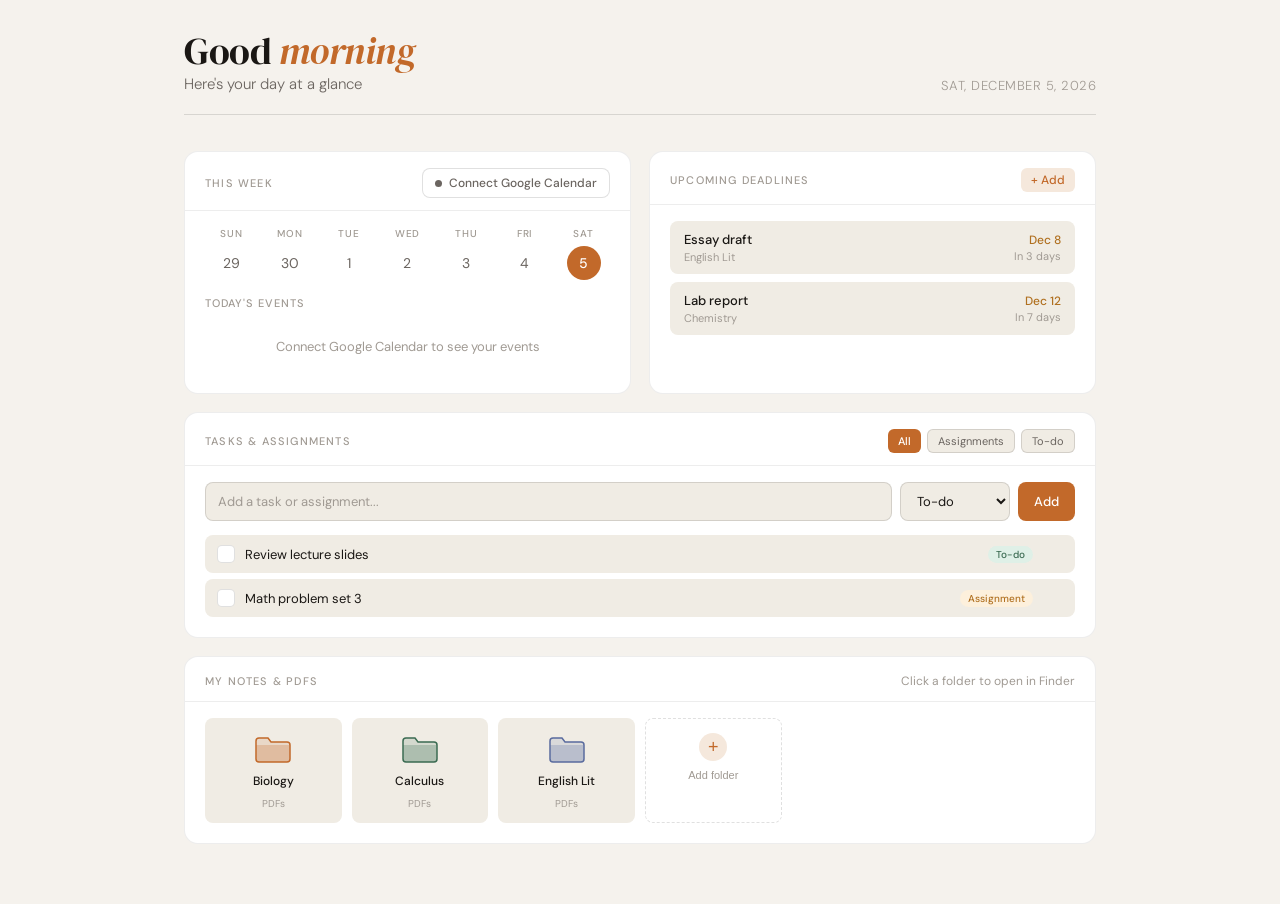
<file: dashboard_1.html>
<!DOCTYPE html>
<html lang="en">
<head>
<meta charset="UTF-8">
<meta name="viewport" content="width=device-width, initial-scale=1.0">
<title>My Dashboard</title>
<link href="https://fonts.googleapis.com/css2?family=DM+Serif+Display:ital@0;1&family=DM+Sans:wght@300;400;500&display=swap" rel="stylesheet">
<style>
  *, *::before, *::after { box-sizing: border-box; margin: 0; padding: 0; }
  :root {
    --bg: #f5f2ed; --surface: #ffffff; --surface2: #f0ece4;
    --text: #1a1714; --text2: #6b6560; --text3: #a09a93;
    --accent: #c2692a; --accent-light: #f5e8dc;
    --accent2: #3b6b52; --accent2-light: #dff0e7;
    --danger: #c23b3b; --danger-light: #fce8e8;
    --warn: #b07020; --warn-light: #fdf0dc;
    --border: rgba(0,0,0,0.07); --border2: rgba(0,0,0,0.12);
    --radius: 14px; --radius-sm: 8px;
    --font-display: 'DM Serif Display', Georgia, serif;
    --font-body: 'DM Sans', system-ui, sans-serif;
  }
  body { font-family: var(--font-body); background: var(--bg); color: var(--text); min-height: 100vh; padding: 32px 24px 60px; max-width: 960px; margin: 0 auto; }
  header { display: flex; align-items: flex-end; justify-content: space-between; margin-bottom: 36px; padding-bottom: 20px; border-bottom: 1px solid var(--border2); }
  .header-left h1 { font-family: var(--font-display); font-size: 38px; font-weight: 400; letter-spacing: -0.5px; line-height: 1; }
  .header-left h1 span { color: var(--accent); font-style: italic; }
  .header-date { font-size: 13px; color: var(--text3); font-weight: 300; letter-spacing: 0.5px; text-transform: uppercase; }
  .grid { display: grid; grid-template-columns: 1fr 1fr; gap: 18px; }
  .card { background: var(--surface); border-radius: var(--radius); border: 1px solid var(--border); overflow: hidden; }
  .card-full { grid-column: 1 / -1; }
  .card-header { display: flex; align-items: center; justify-content: space-between; padding: 16px 20px 12px; border-bottom: 1px solid var(--border); }
  .card-title { font-size: 11px; font-weight: 500; letter-spacing: 1.2px; text-transform: uppercase; color: var(--text3); }
  .card-body { padding: 16px 20px 20px; }
  .week-grid { display: grid; grid-template-columns: repeat(7, 1fr); gap: 6px; margin-bottom: 16px; }
  .day-col { text-align: center; }
  .day-name { font-size: 10px; font-weight: 500; letter-spacing: 0.8px; text-transform: uppercase; color: var(--text3); margin-bottom: 6px; }
  .day-num { width: 34px; height: 34px; border-radius: 50%; display: flex; align-items: center; justify-content: center; margin: 0 auto; font-size: 14px; color: var(--text2); }
  .day-num.today { background: var(--accent); color: white; font-weight: 500; }
  .event-list { display: flex; flex-direction: column; gap: 8px; }
  .event-item { display: flex; align-items: center; gap: 10px; padding: 10px 12px; background: var(--surface2); border-radius: var(--radius-sm); border-left: 3px solid var(--accent2); }
  .event-time { font-size: 11px; color: var(--text3); font-weight: 500; min-width: 70px; flex-shrink: 0; }
  .event-name { font-size: 13px; color: var(--text); flex: 1; }
  .empty-state { text-align: center; padding: 18px; color: var(--text3); font-size: 13px; }
  .task-input-row { display: flex; gap: 8px; margin-bottom: 14px; }
  .task-input { flex: 1; padding: 9px 12px; border: 1px solid var(--border2); border-radius: var(--radius-sm); font-family: var(--font-body); font-size: 13px; background: var(--surface2); color: var(--text); outline: none; }
  .task-input:focus { border-color: var(--accent); background: white; }
  .task-input::placeholder { color: var(--text3); }
  .add-btn { padding: 9px 16px; background: var(--accent); color: white; border: none; border-radius: var(--radius-sm); font-family: var(--font-body); font-size: 13px; font-weight: 500; cursor: pointer; }
  .tasks-list { display: flex; flex-direction: column; gap: 6px; }
  .task-item { display: flex; align-items: center; gap: 10px; padding: 10px 12px; border-radius: var(--radius-sm); background: var(--surface2); }
  .task-item.done { opacity: 0.4; }
  .task-item.done .task-text { text-decoration: line-through; }
  .task-check { width: 18px; height: 18px; border-radius: 5px; border: 1.5px solid var(--border2); background: white; cursor: pointer; display: flex; align-items: center; justify-content: center; flex-shrink: 0; }
  .task-check.checked { background: var(--accent2); border-color: var(--accent2); }
  .task-check.checked::after { content: ''; width: 9px; height: 5px; border-left: 2px solid white; border-bottom: 2px solid white; transform: rotate(-45deg) translateY(-1px); }
  .task-text { font-size: 13px; flex: 1; color: var(--text); }
  .task-badge { font-size: 10px; font-weight: 500; padding: 2px 8px; border-radius: 20px; }
  .badge-todo { background: var(--accent2-light); color: var(--accent2); }
  .badge-assignment { background: var(--warn-light); color: var(--warn); }
  .badge-deadline { background: var(--danger-light); color: var(--danger); }
  .task-delete { background: transparent; border: none; color: var(--text3); cursor: pointer; font-size: 14px; opacity: 0; width: 20px; }
  .task-item:hover .task-delete { opacity: 1; }
  .deadline-list { display: flex; flex-direction: column; gap: 8px; }
  .deadline-item { display: flex; align-items: center; justify-content: space-between; padding: 10px 14px; background: var(--surface2); border-radius: var(--radius-sm); }
  .deadline-name { font-size: 13px; font-weight: 500; color: var(--text); }
  .deadline-course { font-size: 11px; color: var(--text3); margin-top: 2px; }
  .deadline-date { font-size: 12px; font-weight: 500; text-align: right; }
  .deadline-days { font-size: 11px; color: var(--text3); margin-top: 1px; text-align: right; }
  .urgent { color: var(--danger); } .soon { color: var(--warn); } .ok { color: var(--accent2); }
  .folders-grid { display: grid; grid-template-columns: repeat(auto-fill, minmax(130px, 1fr)); gap: 10px; }
  .folder-item { display: flex; flex-direction: column; align-items: center; gap: 8px; padding: 14px 10px 12px; background: var(--surface2); border-radius: var(--radius-sm); cursor: pointer; border: 1px solid transparent; text-decoration: none; }
  .folder-item:hover { border-color: var(--border2); background: white; }
  .folder-name { font-size: 12px; font-weight: 500; color: var(--text); text-align: center; }
  .folder-count { font-size: 10px; color: var(--text3); }
  .add-folder-btn { display: flex; flex-direction: column; align-items: center; gap: 8px; padding: 14px 10px 12px; background: transparent; border-radius: var(--radius-sm); cursor: pointer; border: 1.5px dashed var(--border2); }
  .add-folder-btn:hover { border-color: var(--accent); }
  .add-folder-plus { width: 28px; height: 28px; border-radius: 50%; background: var(--accent-light); color: var(--accent); display: flex; align-items: center; justify-content: center; font-size: 18px; font-weight: 300; }
  .add-folder-label { font-size: 11px; color: var(--text3); }
  .modal-overlay { position: fixed; inset: 0; background: rgba(0,0,0,0.35); z-index: 100; align-items: center; justify-content: center; display: none; }
  .modal { background: var(--surface); border-radius: var(--radius); padding: 24px; width: 340px; border: 1px solid var(--border); }
  .modal h3 { font-family: var(--font-display); font-size: 20px; font-weight: 400; margin-bottom: 16px; }
  .modal-input { width: 100%; padding: 10px 12px; border: 1px solid var(--border2); border-radius: var(--radius-sm); font-family: var(--font-body); font-size: 14px; background: var(--surface2); color: var(--text); outline: none; margin-bottom: 10px; }
  .modal-input:focus { border-color: var(--accent); }
  .modal-row { display: flex; gap: 8px; margin-top: 6px; }
  .modal-cancel { flex: 1; padding: 10px; background: var(--surface2); border: 1px solid var(--border2); border-radius: var(--radius-sm); font-family: var(--font-body); font-size: 13px; cursor: pointer; color: var(--text2); }
  .modal-confirm { flex: 1; padding: 10px; background: var(--accent); border: none; border-radius: var(--radius-sm); font-family: var(--font-body); font-size: 13px; font-weight: 500; cursor: pointer; color: white; }
  .gcal-btn { display: flex; align-items: center; gap: 7px; padding: 6px 12px; background: white; border: 1px solid var(--border2); border-radius: var(--radius-sm); font-family: var(--font-body); font-size: 12px; font-weight: 500; cursor: pointer; color: var(--text2); transition: border-color 0.15s; }
  .gcal-btn:hover { border-color: var(--accent); color: var(--accent); }
  .gcal-btn.connected { background: var(--accent2-light); border-color: var(--accent2); color: var(--accent2); }
  .gcal-dot { width: 7px; height: 7px; border-radius: 50%; background: currentColor; flex-shrink: 0; }
  @media (max-width: 600px) { .grid { grid-template-columns: 1fr; } .card-full { grid-column: 1; } body { padding: 20px 16px 40px; } }
</style>
</head>
<body>

<header>
  <div class="header-left">
    <h1>Good <span id="greeting-word">morning</span></h1>
    <div style="margin-top:4px;font-size:15px;color:var(--text2);font-weight:300;">Here's your day at a glance</div>
  </div>
  <div class="header-date" id="header-date"></div>
</header>

<div class="grid">

  <div class="card">
    <div class="card-header">
      <span class="card-title">This week</span>
      <button class="gcal-btn" id="gcal-btn" onclick="handleGCalAuth()">
        <span class="gcal-dot"></span>
        <span id="gcal-label">Connect Google Calendar</span>
      </button>
    </div>
    <div class="card-body">
      <div class="week-grid" id="week-grid"></div>
      <div style="margin-top:16px;">
        <div style="font-size:11px;font-weight:500;letter-spacing:1px;text-transform:uppercase;color:var(--text3);margin-bottom:10px;">Today's events</div>
        <div class="event-list" id="event-list">
          <div class="empty-state">Connect Google Calendar to see your events</div>
        </div>
      </div>
    </div>
  </div>

  <div class="card">
    <div class="card-header">
      <span class="card-title">Upcoming deadlines</span>
      <button onclick="openDeadlineModal()" style="background:var(--accent-light);color:var(--accent);border:none;border-radius:6px;padding:4px 10px;font-size:12px;font-family:var(--font-body);cursor:pointer;font-weight:500;">+ Add</button>
    </div>
    <div class="card-body">
      <div class="deadline-list" id="deadline-list"></div>
    </div>
  </div>

  <div class="card card-full">
    <div class="card-header">
      <span class="card-title">Tasks &amp; assignments</span>
      <div style="display:flex;gap:6px;">
        <button onclick="filterTasks('all')" id="filter-all" style="background:var(--accent);color:white;border:none;border-radius:6px;padding:4px 10px;font-size:11px;font-family:var(--font-body);cursor:pointer;font-weight:500;">All</button>
        <button onclick="filterTasks('assignment')" id="filter-assignment" style="background:var(--surface2);color:var(--text2);border:1px solid var(--border2);border-radius:6px;padding:4px 10px;font-size:11px;font-family:var(--font-body);cursor:pointer;">Assignments</button>
        <button onclick="filterTasks('todo')" id="filter-todo" style="background:var(--surface2);color:var(--text2);border:1px solid var(--border2);border-radius:6px;padding:4px 10px;font-size:11px;font-family:var(--font-body);cursor:pointer;">To-do</button>
      </div>
    </div>
    <div class="card-body">
      <div class="task-input-row">
        <input class="task-input" type="text" id="task-input" placeholder="Add a task or assignment..." onkeydown="if(event.key==='Enter') addTask()">
        <select class="task-input" id="task-type" style="flex:0;min-width:110px;cursor:pointer;">
          <option value="todo">To-do</option>
          <option value="assignment">Assignment</option>
          <option value="deadline">Deadline</option>
        </select>
        <button class="add-btn" onclick="addTask()">Add</button>
      </div>
      <div class="tasks-list" id="tasks-list"></div>
    </div>
  </div>

  <div class="card card-full">
    <div class="card-header">
      <span class="card-title">My notes &amp; PDFs</span>
      <span style="font-size:12px;color:var(--text3);">Click a folder to open in Finder</span>
    </div>
    <div class="card-body">
      <div class="folders-grid" id="folders-grid"></div>
    </div>
  </div>

</div>

<div class="modal-overlay" id="deadline-modal">
  <div class="modal">
    <h3>Add deadline</h3>
    <input class="modal-input" type="text" id="dl-name" placeholder="Assignment name">
    <input class="modal-input" type="text" id="dl-course" placeholder="Course / subject">
    <input class="modal-input" type="date" id="dl-date">
    <div class="modal-row">
      <button class="modal-cancel" onclick="closeDeadlineModal()">Cancel</button>
      <button class="modal-confirm" onclick="confirmDeadline()">Add deadline</button>
    </div>
  </div>
</div>

<div class="modal-overlay" id="folder-modal">
  <div class="modal">
    <h3>Add folder</h3>
    <input class="modal-input" type="text" id="folder-name-input" placeholder="Folder name (e.g. Biology)">
    <input class="modal-input" type="text" id="folder-path-input" placeholder="Paste folder path (optional)">
    <p style="font-size:11px;color:var(--text3);margin-bottom:12px;line-height:1.6;">To get a path: right-click your folder in Finder → hold Option → "Copy as Pathname"</p>
    <div class="modal-row">
      <button class="modal-cancel" onclick="closeFolderModal()">Cancel</button>
      <button class="modal-confirm" onclick="confirmFolder()">Add folder</button>
    </div>
  </div>
</div>

<script>
const CLIENT_ID = '525270045169-ro6l87v50nn2ed2cufgdqub2qhodclfj.apps.googleusercontent.com';
const SCOPES = 'https://www.googleapis.com/auth/calendar.readonly';
const DAYS = ['Sun','Mon','Tue','Wed','Thu','Fri','Sat'];
const MONTHS = ['January','February','March','April','May','June','July','August','September','October','November','December'];

function save(key, val) { try { localStorage.setItem(key, JSON.stringify(val)); } catch(e){} }
function load(key, def) { try { const v = localStorage.getItem(key); return v ? JSON.parse(v) : def; } catch(e){ return def; } }

let tasks = load('tasks', [
  {id:1, text:'Review lecture slides', type:'todo', done:false},
  {id:2, text:'Math problem set 3', type:'assignment', done:false},
]);
let deadlines = load('deadlines', [
  {id:1, name:'Essay draft', course:'English Lit', date: offsetDate(3)},
  {id:2, name:'Lab report', course:'Chemistry', date: offsetDate(7)},
]);
let folders = load('folders', [
  {id:1, name:'Biology', path:'', count:'PDFs'},
  {id:2, name:'Calculus', path:'', count:'PDFs'},
  {id:3, name:'English Lit', path:'', count:'PDFs'},
]);
let currentFilter = 'all';
let accessToken = load('gcal_token', null);
let tokenExpiry = load('gcal_expiry', 0);

function offsetDate(days) {
  const d = new Date();
  d.setDate(d.getDate() + days);
  return d.toISOString().split('T')[0];
}

function isTokenValid() {
  return accessToken && Date.now() < tokenExpiry;
}

function handleGCalAuth() {
  if (isTokenValid()) {
    if (confirm('Disconnect Google Calendar?')) {
      accessToken = null; tokenExpiry = 0;
      save('gcal_token', null); save('gcal_expiry', 0);
      updateGCalButton(false);
      document.getElementById('event-list').innerHTML = '<div class="empty-state">Connect Google Calendar to see your events</div>';
    }
    return;
  }

  const params = new URLSearchParams({
    client_id: CLIENT_ID,
    redirect_uri: window.location.href.split('?')[0].split('#')[0],
    response_type: 'token',
    scope: SCOPES,
    prompt: 'select_account',
  });

  const authUrl = 'https://accounts.google.com/o/oauth2/v2/auth?' + params.toString();
  const popup = window.open(authUrl, 'gcal_auth', 'width=500,height=620,left=200,top=100');

  const poll = setInterval(() => {
    try {
      const url = popup.location.href;
      if (url && url.includes('access_token')) {
        clearInterval(poll);
        popup.close();
        const hash = new URLSearchParams(url.split('#')[1]);
        accessToken = hash.get('access_token');
        const expiresIn = parseInt(hash.get('expires_in') || '3600');
        tokenExpiry = Date.now() + expiresIn * 1000;
        save('gcal_token', accessToken);
        save('gcal_expiry', tokenExpiry);
        updateGCalButton(true);
        fetchAndRenderEvents();
      }
    } catch(e) {}
    if (!popup || popup.closed) clearInterval(poll);
  }, 500);
}

function updateGCalButton(connected) {
  const btn = document.getElementById('gcal-btn');
  const label = document.getElementById('gcal-label');
  if (connected) {
    btn.classList.add('connected');
    label.textContent = 'Google Calendar connected';
  } else {
    btn.classList.remove('connected');
    label.textContent = 'Connect Google Calendar';
  }
}

async function fetchAndRenderEvents() {
  const list = document.getElementById('event-list');
  list.innerHTML = '<div class="empty-state" style="color:var(--accent2);">Loading your events...</div>';

  const now = new Date();
  const start = new Date(now); start.setHours(0,0,0,0);
  const end = new Date(now); end.setHours(23,59,59,999);

  try {
    const res = await fetch(
      `https://www.googleapis.com/calendar/v3/calendars/primary/events?timeMin=${start.toISOString()}&timeMax=${end.toISOString()}&singleEvents=true&orderBy=startTime&maxResults=20`,
      { headers: { Authorization: `Bearer ${accessToken}` } }
    );
    const data = await res.json();

    if (data.error) {
      if (data.error.code === 401) {
        accessToken = null; tokenExpiry = 0;
        save('gcal_token', null); save('gcal_expiry', 0);
        updateGCalButton(false);
        list.innerHTML = '<div class="empty-state">Session expired — reconnect Google Calendar</div>';
        return;
      }
      throw new Error(data.error.message);
    }

    const items = data.items || [];
    if (!items.length) {
      list.innerHTML = '<div class="empty-state">No events today</div>';
      return;
    }

    const colors = ['#3b6b52','#c2692a','#5a6b9e','#9e5a8a','#6b3b3b'];
    list.innerHTML = items.map((e, i) => {
      const isAllDay = !!e.start.date;
      let timeStr = 'All day';
      if (!isAllDay) {
        const t = new Date(e.start.dateTime);
        timeStr = t.toLocaleTimeString([], {hour:'2-digit', minute:'2-digit'});
      }
      const color = e.colorId ? colors[parseInt(e.colorId) % colors.length] : colors[i % colors.length];
      return `<div class="event-item" style="border-left-color:${color}">
        <span class="event-time">${timeStr}</span>
        <span class="event-name">${e.summary || '(no title)'}</span>
      </div>`;
    }).join('');

  } catch(err) {
    list.innerHTML = '<div class="empty-state">Could not load events — check your connection</div>';
    console.error(err);
  }
}

function initHeader() {
  const now = new Date();
  const h = now.getHours();
  document.getElementById('greeting-word').textContent = h < 12 ? 'morning' : h < 17 ? 'afternoon' : 'evening';
  document.getElementById('header-date').textContent = `${DAYS[now.getDay()]}, ${MONTHS[now.getMonth()]} ${now.getDate()}, ${now.getFullYear()}`;
}

function initWeek() {
  const now = new Date();
  const grid = document.getElementById('week-grid');
  grid.innerHTML = '';
  const start = new Date(now);
  start.setDate(now.getDate() - now.getDay());
  for (let i = 0; i < 7; i++) {
    const d = new Date(start);
    d.setDate(start.getDate() + i);
    const isToday = d.toDateString() === now.toDateString();
    const col = document.createElement('div');
    col.className = 'day-col';
    col.innerHTML = `<div class="day-name">${DAYS[d.getDay()]}</div><div class="day-num${isToday?' today':''}">${d.getDate()}</div>`;
    grid.appendChild(col);
  }
}

function renderDeadlines() {
  const list = document.getElementById('deadline-list');
  const now = new Date(); now.setHours(0,0,0,0);
  if (!deadlines.length) { list.innerHTML = '<div class="empty-state">No upcoming deadlines</div>'; return; }
  const sorted = [...deadlines].sort((a,b) => new Date(a.date)-new Date(b.date));
  list.innerHTML = sorted.map(d => {
    const due = new Date(d.date + 'T00:00:00');
    const diff = Math.round((due - now) / 86400000);
    const cls = diff <= 2 ? 'urgent' : diff <= 7 ? 'soon' : 'ok';
    const label = diff === 0 ? 'Today' : diff === 1 ? 'Tomorrow' : `In ${diff} days`;
    const dateStr = due.toLocaleDateString('en-US', {month:'short', day:'numeric'});
    return `<div class="deadline-item">
      <div>
        <div class="deadline-name">${d.name}</div>
        <div class="deadline-course">${d.course}</div>
      </div>
      <div>
        <div class="deadline-date ${cls}">${dateStr}</div>
        <div class="deadline-days">${label}</div>
      </div>
    </div>`;
  }).join('');
}

function renderTasks() {
  const list = document.getElementById('tasks-list');
  const filtered = currentFilter === 'all' ? tasks : tasks.filter(t => t.type === currentFilter);
  if (!filtered.length) { list.innerHTML = '<div class="empty-state">Nothing here — add something above</div>'; return; }
  const labels = {todo:'To-do', assignment:'Assignment', deadline:'Deadline'};
  list.innerHTML = filtered.map(t => `
    <div class="task-item${t.done?' done':''}">
      <div class="task-check${t.done?' checked':''}" onclick="toggleTask(${t.id})"></div>
      <span class="task-text">${t.text}</span>
      <span class="task-badge badge-${t.type}">${labels[t.type]||t.type}</span>
      <button class="task-delete" onclick="deleteTask(${t.id})">✕</button>
    </div>`).join('');
}

function addTask() {
  const input = document.getElementById('task-input');
  const text = input.value.trim();
  if (!text) return;
  tasks.push({id:Date.now(), text, type:document.getElementById('task-type').value, done:false});
  input.value = '';
  save('tasks', tasks);
  renderTasks();
}

function toggleTask(id) {
  tasks = tasks.map(t => t.id===id ? {...t, done:!t.done} : t);
  save('tasks', tasks);
  renderTasks();
}

function deleteTask(id) {
  tasks = tasks.filter(t => t.id!==id);
  save('tasks', tasks);
  renderTasks();
}

function filterTasks(f) {
  currentFilter = f;
  ['all','assignment','todo'].forEach(k => {
    const btn = document.getElementById('filter-'+k);
    const active = k === f;
    btn.style.background = active ? 'var(--accent)' : 'var(--surface2)';
    btn.style.color = active ? 'white' : 'var(--text2)';
    btn.style.border = active ? 'none' : '1px solid var(--border2)';
  });
  renderTasks();
}

function openDeadlineModal() {
  document.getElementById('deadline-modal').style.display = 'flex';
  document.getElementById('dl-date').value = offsetDate(7);
}
function closeDeadlineModal() { document.getElementById('deadline-modal').style.display = 'none'; }
function confirmDeadline() {
  const name = document.getElementById('dl-name').value.trim();
  const date = document.getElementById('dl-date').value;
  if (!name || !date) return;
  deadlines.push({id:Date.now(), name, course:document.getElementById('dl-course').value.trim()||'General', date});
  save('deadlines', deadlines);
  closeDeadlineModal();
  renderDeadlines();
  document.getElementById('dl-name').value = '';
  document.getElementById('dl-course').value = '';
}

function openFolderModal() { document.getElementById('folder-modal').style.display = 'flex'; }
function closeFolderModal() { document.getElementById('folder-modal').style.display = 'none'; }
function confirmFolder() {
  const name = document.getElementById('folder-name-input').value.trim();
  const path = document.getElementById('folder-path-input').value.trim();
  if (!name) return;
  folders.push({id:Date.now(), name, path, count:'PDFs'});
  save('folders', folders);
  closeFolderModal();
  renderFolders();
  document.getElementById('folder-name-input').value = '';
  document.getElementById('folder-path-input').value = '';
}

function renderFolders() {
  const grid = document.getElementById('folders-grid');
  const colors = ['#c2692a','#3b6b52','#5a6b9e','#9e5a8a','#6b8e3b','#8e6b3b'];
  grid.innerHTML = folders.map((f,i) => {
    const c = colors[i % colors.length];
    const href = f.path ? `file://${f.path}` : '#';
    return `<a class="folder-item" href="${href}" ${!f.path ? `onclick="editFolder(${f.id});return false;"` : ''}>
      <svg width="38" height="32" viewBox="0 0 38 32" fill="none">
        <path d="M2 8C2 6.34 3.34 5 5 5H14L17 9H33C34.66 9 36 10.34 36 12V26C36 27.66 34.66 29 33 29H5C3.34 29 2 27.66 2 26V8Z" fill="${c}" fill-opacity="0.15" stroke="${c}" stroke-width="1.5"/>
        <path d="M2 12H36V26C36 27.66 34.66 29 33 29H5C3.34 29 2 27.66 2 26V12Z" fill="${c}" fill-opacity="0.25"/>
      </svg>
      <span class="folder-name">${f.name}</span>
      <span class="folder-count">${f.count}</span>
    </a>`;
  }).join('') + `
    <button class="add-folder-btn" onclick="openFolderModal()">
      <div class="add-folder-plus">+</div>
      <span class="add-folder-label">Add folder</span>
    </button>`;
}

function editFolder(id) {
  const f = folders.find(x => x.id === id);
  if (!f) return;
  document.getElementById('folder-name-input').value = f.name;
  document.getElementById('folder-path-input').value = f.path || '';
  openFolderModal();
  const btn = document.querySelector('#folder-modal .modal-confirm');
  btn.onclick = function() {
    const name = document.getElementById('folder-name-input').value.trim();
    const path = document.getElementById('folder-path-input').value.trim();
    if (!name) return;
    folders = folders.map(x => x.id===id ? {...x,name,path} : x);
    save('folders', folders);
    closeFolderModal();
    renderFolders();
    btn.onclick = confirmFolder;
  };
}

document.getElementById('deadline-modal').addEventListener('click', function(e){ if(e.target===this) closeDeadlineModal(); });
document.getElementById('folder-modal').addEventListener('click', function(e){ if(e.target===this) closeFolderModal(); });

initHeader();
initWeek();
renderDeadlines();
renderTasks();
renderFolders();

if (isTokenValid()) {
  updateGCalButton(true);
  fetchAndRenderEvents();
}
</script>
</body>
</html>
</file>
<file: tokens.css>
/* tokens.css
   Design tokens — all CSS custom properties for light, dark, and midnight themes.
   Must be loaded first; every other stylesheet references these variables.
   ============================================================ */

/* ============================================================
   LIGHT THEME (default)
   ============================================================ */
:root {
  --bg:           #f4f1ec;
  --bg2:          #ede9e2;
  --bg3:          #e5e0d8;
  --surface:      #ffffff;
  --surface2:     #f8f6f2;
  --border:       rgba(0,0,0,0.07);
  --border2:      rgba(0,0,0,0.13);
  --text:         #1a1714;
  --text2:        #5a5450;
  --text3:        #9a9490;
  --accent:       #c2692a;
  --accent-rgb:   194,105,42;
  --accent-muted: rgba(194,105,42,0.12);
  --accent2:      #2e7d52;
  --accent2-muted:rgba(46,125,82,0.12);
  --danger:       #c0392b;
  --danger-muted: rgba(192,57,43,0.1);
  --warn:         #b06820;
  --warn-muted:   rgba(176,104,32,0.1);
  --blue:         #2563a8;
  --blue-muted:   rgba(37,99,168,0.1);

  --radius:       14px;
  --radius-sm:    8px;
  --radius-xs:    5px;

  --font-display: 'DM Serif Display', Georgia, serif;
  --font-body:    'DM Sans', system-ui, sans-serif;
  --shadow:       0 1px 4px rgba(0,0,0,0.07), 0 4px 16px rgba(0,0,0,0.04);

  /* Calendar event palette */
  --ev0: #2563a8; --ev1: #2e7d52; --ev2: #c2692a;
  --ev3: #7c3abf; --ev4: #b06820; --ev5: #c0392b;
  --ev6: #1e8a99; --ev7: #5a7a2e;
}

/* ============================================================
   DARK THEME (classic)
   ============================================================ */
[data-theme="dark"] {
  --bg:           #0d1117;
  --bg2:          #131920;
  --bg3:          #1a2230;
  --surface:      #161d2b;
  --surface2:     #1e2840;
  --border:       rgba(255,255,255,0.055);
  --border2:      rgba(255,255,255,0.11);
  --text:         #dde3ef;
  --text2:        #8a97b0;
  --text3:        #4a5570;
  --accent:       #e8854a;
  --accent-rgb:   232,133,74;
  --accent-muted: rgba(232,133,74,0.14);
  --accent2:      #3db870;
  --accent2-muted:rgba(61,184,112,0.13);
  --danger:       #e05555;
  --danger-muted: rgba(224,85,85,0.13);
  --warn:         #e0a040;
  --warn-muted:   rgba(224,160,64,0.13);
  --blue:         #5a9de8;
  --blue-muted:   rgba(90,157,232,0.13);
  --shadow:       0 2px 8px rgba(0,0,0,0.4);

  --ev0: #5a9de8; --ev1: #3db870; --ev2: #e8854a;
  --ev3: #a06de0; --ev4: #e0a040; --ev5: #e05555;
  --ev6: #3abccc; --ev7: #8ab840;
}

/* ============================================================
   DARK THEME — midnight variant
   Deeper blacks, neutral accent palette for a cooler look.
   ============================================================ */
[data-theme="dark"][data-dark-variant="midnight"] {
  --bg:           #07090d;
  --bg2:          #0c0f14;
  --bg3:          #11161d;
  --surface:      #0f141b;
  --surface2:     #151c25;
  --border:       rgba(255,255,255,0.05);
  --border2:      rgba(255,255,255,0.10);
  --text:         #e6e9ee;
  --text2:        #a8b0bd;
  --text3:        #5f6a7a;
  --accent:       #7eb8d4;
  --accent-rgb:   126,184,212;
  --accent-muted: rgba(126,184,212,0.14);
  --accent2:      #8fa0b8;
  --accent2-muted:rgba(143,160,184,0.14);
  --danger:       #ff6b6b;
  --danger-muted: rgba(255,107,107,0.14);
  --warn:         #ffb454;
  --warn-muted:   rgba(255,180,84,0.14);
  --blue:         #98a9c4;
  --blue-muted:   rgba(152,169,196,0.16);
  --shadow:       0 2px 16px rgba(0,0,0,0.65);

  /* Muted, mostly-neutral event palette */
  --ev0: #8fa0b8; --ev1: #9aa7b6; --ev2: #b2a78f;
  --ev3: #a9a1b7; --ev4: #b59e8b; --ev5: #c88e8e;
  --ev6: #8aa8aa; --ev7: #9eaa8a;
}
</file>
<file: base.css>
/* base.css
   Reset, base typography, page layout, cards, form fields,
   header, and shared button styles.
   Depends on: tokens.css
   ============================================================ */

/* ============================================================
   RESET & BASE
   ============================================================ */
*, *::before, *::after { box-sizing: border-box; margin: 0; padding: 0; }

body {
  font-family: var(--font-body);
  background: var(--bg);
  color: var(--text);
  min-height: 100vh;
  padding: clamp(16px, 2.5vw, 32px) clamp(12px, 2.5vw, 32px) 64px;
  max-width: 1600px;
  margin: 0 auto;
  transition: background 0.25s, color 0.25s;
}

/* ============================================================
   HEADER
   ============================================================ */
header {
  display: flex;
  align-items: flex-end;
  justify-content: space-between;
  margin-bottom: 26px;
  padding-bottom: 18px;
  border-bottom: 1px solid var(--border2);
  flex-wrap: wrap;
  gap: 12px;
}
.header-left h1 {
  font-family: var(--font-display);
  font-size: clamp(26px, 3vw, 40px);
  font-weight: 400;
  letter-spacing: -0.5px;
  line-height: 1;
  color: var(--text);
}
.header-left h1 span { color: var(--accent); font-style: italic; }
.header-sub { margin-top: 5px; font-size: 14px; color: var(--text2); font-weight: 300; }
.header-right { display: flex; align-items: center; gap: 12px; }
.header-date {
  font-size: 12px;
  color: var(--text3);
  font-weight: 300;
  letter-spacing: 0.6px;
  text-transform: uppercase;
}

/* Dark-variant pill button (shows only in dark mode) */
.dark-variant-btn {
  padding: 6px 10px;
  font-size: 11px;
  border-radius: 999px;
  line-height: 1;
}

/* ============================================================
   TOASTS
   ============================================================ */
.toast-container {
  position: fixed;
  top: 16px; right: 16px;
  z-index: 9999;
  min-width: 220px;
}
.toast {
  background: var(--surface);
  border-left: 3px solid var(--accent);
  padding: 10px 16px;
  margin-bottom: 8px;
  border-radius: 8px;
  box-shadow: var(--shadow);
  font-size: 13px;
  animation: toast-slide-in 0.2s ease;
}
.toast-error   { border-left-color: var(--danger) !important; }
.toast-success { border-left-color: var(--accent2) !important; }

@keyframes toast-slide-in {
  from { transform: translateX(100%); opacity: 0; }
  to   { transform: translateX(0);    opacity: 1; }
}

/* Theme toggle (Light / Dark chip switcher) */
.theme-switch {
  display: inline-flex;
  align-items: center;
  background: var(--bg3);
  border: 1px solid var(--border2);
  border-radius: 999px;
  padding: 3px;
  gap: 3px;
}
.theme-chip {
  border: none;
  background: transparent;
  color: var(--text3);
  font-family: var(--font-body);
  font-size: 11px;
  font-weight: 600;
  padding: 6px 10px;
  border-radius: 999px;
  cursor: pointer;
  transition: all 0.15s;
}
.theme-chip.active {
  background: var(--surface);
  color: var(--text);
  box-shadow: var(--shadow);
}

/* ============================================================
   PAGE LAYOUT
   ============================================================ */
.layout {
  display: grid;
  grid-template-columns: 1fr clamp(300px, 28%, 420px);
  gap: clamp(12px, 1.5vw, 24px);
  align-items: start;
}
.right-col { display: flex; flex-direction: column; gap: 16px; }

/* ============================================================
   CARDS
   ============================================================ */
.card {
  background: var(--surface);
  border-radius: var(--radius);
  border: 1px solid var(--border);
  overflow: hidden;
  box-shadow: var(--shadow);
}
.card-header {
  display: flex;
  align-items: center;
  justify-content: space-between;
  padding: 13px 18px 11px;
  border-bottom: 1px solid var(--border);
  gap: 8px;
  flex-wrap: wrap;
}
.card-title {
  font-size: 10px;
  font-weight: 500;
  letter-spacing: 1.4px;
  text-transform: uppercase;
  color: var(--text3);
  white-space: nowrap;
}
.card-body { padding: 15px 18px 18px; }
.no-pad    { padding: 0 !important; }
.empty-state { text-align: center; padding: 22px; color: var(--text3); font-size: 13px; }

/* ============================================================
   BUTTONS
   ============================================================ */
.btn-primary {
  padding: 8px 14px;
  background: var(--accent);
  color: white;
  border: none;
  border-radius: var(--radius-sm);
  font-family: var(--font-body);
  font-size: 13px;
  font-weight: 500;
  cursor: pointer;
  white-space: nowrap;
  transition: opacity 0.15s;
}
.btn-primary:hover { opacity: 0.88; }

.btn-subtle {
  padding: 5px 11px;
  background: var(--surface2);
  color: var(--text2);
  border: 1px solid var(--border2);
  border-radius: var(--radius-sm);
  font-family: var(--font-body);
  font-size: 12px;
  cursor: pointer;
  transition: all 0.15s;
}
.btn-subtle:hover { border-color: var(--accent); color: var(--accent); }

/* ============================================================
   FORM FIELDS
   ============================================================ */
.field {
  flex: 1;
  padding: 8px 11px;
  border: 1px solid var(--border2);
  border-radius: var(--radius-sm);
  font-family: var(--font-body);
  font-size: 13px;
  background: var(--bg2);
  color: var(--text);
  outline: none;
  transition: border-color 0.15s;
}
.field:focus       { border-color: var(--accent); background: var(--surface); }
.field::placeholder { color: var(--text3); }
.field-sm          { flex: 0; min-width: 110px; cursor: pointer; }

.header-actions { display: flex; gap: 6px; align-items: center; }

/* ============================================================
   RESPONSIVE
   ============================================================ */
@media (max-width: 960px) {
  .layout { grid-template-columns: 1fr; }
}
@media (max-width: 500px) {
  body { padding: 16px 12px 48px; }
}
</file>
<file: pomodoro.css>
/* pomodoro.css
   Pomodoro timer card styles.
   Depends on: tokens.css, base.css
   ============================================================ */

/* ============================================================
   TIMER DISPLAY
   ============================================================ */
.pomo-body {
  display: flex;
  flex-direction: column;
  align-items: center;
  gap: 14px;
  padding: 18px 18px 20px;
}

.pomo-mode-tabs {
  display: flex;
  gap: 2px;
  background: var(--bg3);
  border-radius: 7px;
  padding: 3px;
  width: 100%;
}
.pomo-mode-tab {
  flex: 1;
  padding: 5px 8px;
  border-radius: 5px;
  font-size: 10px;
  font-weight: 500;
  cursor: pointer;
  border: none;
  background: transparent;
  color: var(--text3);
  font-family: var(--font-body);
  transition: all 0.15s;
  text-align: center;
  white-space: nowrap;
}
.pomo-mode-tab.active {
  background: var(--surface);
  color: var(--text);
  box-shadow: var(--shadow);
}

/* SVG ring */
.pomo-ring-wrap {
  position: relative;
  width: 160px;
  height: 160px;
  flex-shrink: 0;
}
.pomo-svg {
  width: 160px;
  height: 160px;
  transform: rotate(-90deg);
}
.pomo-track {
  fill: none;
  stroke: var(--bg3);
  stroke-width: 8;
}
.pomo-progress {
  fill: none;
  stroke: var(--accent);
  stroke-width: 8;
  stroke-linecap: round;
  transition: stroke-dashoffset 1s linear, stroke 0.3s;
}
.pomo-progress.break  { stroke: var(--accent2); }
.pomo-progress.long   { stroke: var(--blue); }

.pomo-center {
  position: absolute;
  inset: 0;
  display: flex;
  flex-direction: column;
  align-items: center;
  justify-content: center;
  gap: 2px;
}
.pomo-time {
  font-family: var(--font-display);
  font-size: 36px;
  font-weight: 400;
  color: var(--text);
  letter-spacing: -1px;
  line-height: 1;
}
.pomo-label {
  font-size: 10px;
  font-weight: 500;
  letter-spacing: 1.2px;
  text-transform: uppercase;
  color: var(--text3);
}

/* ============================================================
   CONTROLS
   ============================================================ */
.pomo-controls {
  display: flex;
  gap: 8px;
  align-items: center;
}
.pomo-btn-main {
  width: 44px;
  height: 44px;
  border-radius: 50%;
  background: var(--accent);
  border: none;
  color: white;
  font-size: 18px;
  cursor: pointer;
  display: flex;
  align-items: center;
  justify-content: center;
  transition: opacity 0.15s, transform 0.1s;
  box-shadow: 0 2px 8px rgba(var(--accent-rgb), 0.35);
}
.pomo-btn-main:hover   { opacity: 0.88; }
.pomo-btn-main:active  { transform: scale(0.94); }
.pomo-btn-main.break   { background: var(--accent2); box-shadow: 0 2px 8px rgba(46,125,82,0.35); }
.pomo-btn-main.long    { background: var(--blue);    box-shadow: 0 2px 8px rgba(37,99,168,0.35); }

.pomo-btn-sm {
  width: 32px;
  height: 32px;
  border-radius: 50%;
  background: var(--surface2);
  border: 1px solid var(--border2);
  color: var(--text2);
  font-size: 13px;
  cursor: pointer;
  display: flex;
  align-items: center;
  justify-content: center;
  transition: all 0.15s;
}
.pomo-btn-sm:hover { border-color: var(--accent); color: var(--accent); }

/* ============================================================
   SESSION COUNTER & STATS
   ============================================================ */
.pomo-sessions {
  display: flex;
  gap: 5px;
  align-items: center;
}
.pomo-dot {
  width: 8px;
  height: 8px;
  border-radius: 50%;
  background: var(--bg3);
  border: 1.5px solid var(--border2);
  transition: background 0.2s, border-color 0.2s;
}
.pomo-dot.done { background: var(--accent); border-color: var(--accent); }

.pomo-stats {
  width: 100%;
  display: flex;
  justify-content: space-between;
  padding: 10px 14px;
  background: var(--surface2);
  border-radius: var(--radius-sm);
  border: 1px solid var(--border);
}
.pomo-stat { text-align: center; }
.pomo-stat-val {
  font-size: 16px;
  font-weight: 500;
  color: var(--text);
  font-family: var(--font-display);
  line-height: 1;
}
.pomo-stat-lbl {
  font-size: 9px;
  letter-spacing: 0.8px;
  text-transform: uppercase;
  color: var(--text3);
  margin-top: 3px;
}

/* ============================================================
   SETTINGS ROW
   ============================================================ */
.pomo-settings {
  display: none;
  width: 100%;
  flex-direction: column;
  gap: 8px;
  padding: 12px 14px;
  background: var(--surface2);
  border-radius: var(--radius-sm);
  border: 1px solid var(--border);
}
.pomo-settings.open { display: flex; }

.pomo-setting-row {
  display: flex;
  align-items: center;
  justify-content: space-between;
  font-size: 12px;
  color: var(--text2);
}
.pomo-setting-row label { font-size: 11px; color: var(--text2); }
.pomo-setting-input {
  width: 52px;
  padding: 4px 7px;
  border: 1px solid var(--border2);
  border-radius: var(--radius-xs);
  font-family: var(--font-body);
  font-size: 12px;
  background: var(--surface);
  color: var(--text);
  text-align: center;
  outline: none;
}
.pomo-setting-input:focus { border-color: var(--accent); }

/* ============================================================
   NOTIFICATION PULSE (when timer ends)
   ============================================================ */
@keyframes pomo-pulse {
  0%,100% { box-shadow: 0 0 0 0 rgba(var(--accent-rgb),0.5); }
  50%      { box-shadow: 0 0 0 10px rgba(var(--accent-rgb),0); }
}
.pomo-btn-main.pulse { animation: pomo-pulse 0.8s ease 3; }
</file>
<file: calendar.css>
/* calendar.css
   All calendar view styles: controls, time grid (day/week),
   month grid, year grid, and event blocks.
   Depends on: tokens.css, base.css
   ============================================================ */

/* ============================================================
   CALENDAR CONTROLS
   ============================================================ */
.cal-controls { display: flex; align-items: center; gap: 8px; flex-wrap: wrap; }
.cal-card .card-header { flex-wrap: wrap; }

.view-tabs {
  display: flex; gap: 2px;
  background: var(--bg3);
  border-radius: 7px;
  padding: 3px;
}
.view-tab {
  padding: 4px 10px;
  border-radius: 5px;
  font-size: 11px; font-weight: 500;
  cursor: pointer; border: none;
  background: transparent;
  color: var(--text3);
  font-family: var(--font-body);
  transition: all 0.15s;
}
.view-tab.active { background: var(--surface); color: var(--text); }

.cal-nav { display: flex; align-items: center; gap: 4px; }
.cal-nav-btn {
  background: var(--surface2);
  border: 1px solid var(--border2);
  border-radius: 6px;
  width: 26px; height: 26px;
  display: flex; align-items: center; justify-content: center;
  cursor: pointer;
  font-size: 16px;
  color: var(--text2);
  transition: all 0.15s;
}
.cal-nav-btn:hover { border-color: var(--accent); color: var(--accent); }
.cal-nav-label {
  font-size: 12px; font-weight: 500;
  color: var(--text2);
  min-width: 130px;
  text-align: center;
}
.today-btn {
  width: auto !important;
  padding: 0 9px !important;
  font-size: 10px !important;
  font-weight: 600 !important;
  color: var(--accent) !important;
  border-color: var(--accent) !important;
}

.gcal-btn {
  display: flex; align-items: center; gap: 6px;
  padding: 5px 11px;
  background: var(--surface2);
  border: 1px solid var(--border2);
  border-radius: 6px;
  font-family: var(--font-body);
  font-size: 11px; font-weight: 500;
  cursor: pointer;
  color: var(--text2);
  white-space: nowrap;
  transition: all 0.15s;
}
.gcal-btn:hover      { border-color: var(--accent); color: var(--accent); }
.gcal-btn.connected  { background: var(--accent2-muted); border-color: var(--accent2); color: var(--accent2); }
.gcal-dot { width: 6px; height: 6px; border-radius: 50%; background: currentColor; flex-shrink: 0; }

/* Outer container */
#cal-container { overflow: hidden; }

/* Swipe-hint cursor */
.tg-wrap           { cursor: grab; }
.tg-wrap:active    { cursor: grabbing; }
.tg-wrap .ev-block,
.tg-wrap button,
.tg-wrap .tg-allday-ev { cursor: pointer; }

/* ============================================================
   TIME GRID — Day & Week
   ============================================================ */
.tg-wrap {
  display: flex;
  flex-direction: column;
  height: 680px;
  overflow: hidden;
}

/* Header row */
.tg-header {
  display: flex;
  flex-shrink: 0;
  border-bottom: 1px solid var(--border2);
  background: var(--surface);
}
.tg-header-gutter  { width: 52px; flex-shrink: 0; }
.tg-header-days    { flex: 1; display: flex; }
.tg-head-day {
  flex: 1;
  text-align: center;
  padding: 8px 4px 7px;
  border-left: 1px solid var(--border);
}
.tg-head-day:first-child { border-left: none; }
.tg-head-day-name {
  font-size: 10px;
  font-weight: 500;
  letter-spacing: 0.7px;
  text-transform: uppercase;
  color: var(--text3);
  display: block;
  margin-bottom: 4px;
}
.tg-head-day-num {
  font-size: 17px;
  font-weight: 400;
  color: var(--text2);
  width: 30px; height: 30px;
  border-radius: 50%;
  display: flex; align-items: center; justify-content: center;
  margin: 0 auto;
  cursor: pointer;
  transition: background 0.12s;
}
.tg-head-day-num:hover     { background: var(--bg3); }
.tg-head-day-num.today     { background: var(--accent); color: white; font-weight: 500; }

/* All-day row */
.tg-allday {
  display: flex;
  flex-shrink: 0;
  border-bottom: 1px solid var(--border2);
  background: var(--surface);
}
.tg-allday-gutter {
  width: 52px;
  flex-shrink: 0;
  font-size: 10px;
  color: var(--text3);
  padding: 8px 8px 7px;
  text-transform: uppercase;
  letter-spacing: 0.6px;
}
.tg-allday-days    { flex: 1; display: flex; }
.tg-allday-col {
  flex: 1;
  min-width: 0;
  padding: 6px 6px 7px;
  border-left: 1px solid var(--border);
  display: flex;
  flex-direction: column;
  gap: 4px;
}
.tg-allday-col:first-child { border-left: none; }
.tg-allday-ev {
  background: var(--surface2);
  border: 1px solid var(--border);
  border-left: 3px solid transparent;
  border-radius: 6px;
  padding: 4px 6px;
  font-size: 11px;
  color: var(--text);
  cursor: pointer;
  white-space: nowrap;
  overflow: hidden;
  text-overflow: ellipsis;
}
.tg-allday-ev:hover { border-color: var(--border2); }

/* Scrollable area */
.tg-scroll { flex: 1; overflow-y: auto; overflow-x: hidden; position: relative; }
.tg-scroll::-webkit-scrollbar       { width: 6px; }
.tg-scroll::-webkit-scrollbar-track { background: transparent; }
.tg-scroll::-webkit-scrollbar-thumb { background: var(--bg3); border-radius: 3px; }

/* Inner grid */
.tg-body { display: flex; position: relative; }
.tg-gutter { width: 52px; flex-shrink: 0; position: relative; }
.tg-hour-label {
  position: absolute;
  right: 8px;
  font-size: 10px;
  color: var(--text3);
  transform: translateY(-50%);
  white-space: nowrap;
  user-select: none;
}
.tg-days    { flex: 1; display: flex; position: relative; }
.tg-day-col { flex: 1; position: relative; border-left: 1px solid var(--border); min-width: 0; }
.tg-day-col:first-child { border-left: none; }

/* Hour lines */
.tg-hline      { position: absolute; left: 0; right: 0; border-top: 1px solid var(--border); pointer-events: none; }
.tg-hline.half { border-top: 1px dashed var(--border); opacity: 0.5; }

/* "Now" indicator */
.tg-now {
  position: absolute;
  left: 0; right: 0;
  border-top: 2px solid var(--accent);
  pointer-events: none;
  z-index: 10;
}
.tg-now::before {
  content: '';
  position: absolute;
  left: -4px; top: -4px;
  width: 8px; height: 8px;
  border-radius: 50%;
  background: var(--accent);
}

/* Event blocks */
.ev-block {
  position: absolute;
  border-radius: 5px;
  padding: 3px 6px;
  overflow: hidden;
  cursor: pointer;
  font-size: 11px;
  line-height: 1.3;
  z-index: 3;
  border-left: 3px solid transparent;
  transition: filter 0.15s, z-index 0s;
}
.ev-block:hover { filter: brightness(1.1); z-index: 20; }
.ev-name  { font-weight: 500; overflow: hidden; text-overflow: ellipsis; white-space: nowrap; }
.ev-time  { opacity: 0.75; font-size: 10px; margin-top: 1px; }

/* ============================================================
   MONTH VIEW
   ============================================================ */
.month-wrap { padding: 6px; cursor: grab; }
.month-wrap:active { cursor: grabbing; }
.month-wrap .month-mini-ev,
.month-wrap .month-cell { cursor: pointer; }

.month-grid {
  display: grid;
  grid-template-columns: repeat(7, minmax(0, 1fr));
  gap: 1px;
  width: 100%;
  background: var(--border);
  border-radius: var(--radius-sm);
  overflow: hidden;
}
.month-head {
  background: var(--surface2);
  text-align: center;
  font-size: 10px; font-weight: 500;
  letter-spacing: 0.6px;
  text-transform: uppercase;
  color: var(--text3);
  padding: 6px 0;
  min-width: 0;
}
.month-cell {
  background: var(--surface);
  min-height: 72px;
  padding: 4px;
  min-width: 0;
  overflow: hidden;
  cursor: pointer;
  transition: background 0.1s;
}
.month-cell:hover                   { background: var(--surface2); }
.month-cell.other-month .month-num  { color: var(--text3); }
.month-num {
  font-size: 12px;
  color: var(--text2);
  width: 22px; height: 22px;
  display: flex; align-items: center; justify-content: center;
  border-radius: 50%;
  margin-bottom: 2px;
}
.month-cell.today .month-num { background: var(--accent); color: white; font-weight: 500; }
.month-mini-ev {
  font-size: 10px;
  padding: 1px 4px;
  border-radius: 3px;
  margin-top: 1px;
  max-width: 100%;
  white-space: nowrap;
  overflow: hidden;
  text-overflow: ellipsis;
  color: white;
}

/* ============================================================
   YEAR VIEW
   ============================================================ */
.year-wrap {
  padding: 10px;
  display: grid;
  grid-template-columns: repeat(4, 1fr);
  gap: 14px;
  max-height: 680px;
  overflow-y: auto;
}
.year-wrap::-webkit-scrollbar       { width: 5px; }
.year-wrap::-webkit-scrollbar-thumb { background: var(--bg3); border-radius: 3px; }

.mini-month { cursor: pointer; }
.mini-month:hover .mini-month-title { color: var(--accent); }
.mini-month-title { font-size: 11px; font-weight: 500; color: var(--text2); text-align: center; margin-bottom: 4px; transition: color 0.15s; }
.mini-month-grid  { display: grid; grid-template-columns: repeat(7, 1fr); gap: 1px; }
.mini-day {
  aspect-ratio: 1;
  border-radius: 50%;
  display: flex; align-items: center; justify-content: center;
  font-size: 7.5px;
  color: var(--text3);
}
.mini-day.today     { background: var(--accent); color: white; }
.mini-day.has-event { background: var(--bg3); color: var(--text2); }

/* ============================================================
   RESPONSIVE
   ============================================================ */
@media (max-width: 960px) {
  .year-wrap { grid-template-columns: repeat(3, 1fr); }
}
@media (max-width: 500px) {
  .year-wrap { grid-template-columns: repeat(2, 1fr); }
}
</file>
<file: tasks.css>
/* tasks.css
   Styles for the Tasks & Assignments card: filter tabs, input row,
   task items, urgent section, badges.
   Depends on: tokens.css, base.css
   ============================================================ */

/* ============================================================
   FILTER TABS  (shared between Tasks and Drive)
   ============================================================ */
.filter-tabs { display: flex; gap: 3px; flex-wrap: wrap; }
.filter-tab {
  padding: 3px 9px;
  border-radius: 5px;
  font-size: 10px; font-weight: 500;
  cursor: pointer;
  border: 1px solid var(--border2);
  background: var(--surface2);
  color: var(--text2);
  font-family: var(--font-body);
  transition: all 0.15s;
}
.filter-tab.active { background: var(--accent); color: white; border-color: var(--accent); }

/* ============================================================
   TASK INPUT ROW
   ============================================================ */
.task-input-row {
  display: flex;
  gap: 7px;
  margin-bottom: 9px;
  flex-wrap: wrap;
  align-items: center;
}
.task-input-row .field    { min-width: 0; flex: 1 1 120px; }
.task-input-row .field-sm { flex: 0 0 auto; min-width: 100px; }
.task-input-row .btn-primary { flex: 0 0 auto; white-space: nowrap; }

/* Urgent toggle button (in the add-task row) */
#urgent-toggle-btn {
  flex: 0 0 auto;
  white-space: nowrap;
  color: var(--text3);
  border-color: var(--border2);
}
#urgent-toggle-btn.active {
  background: var(--danger-muted);
  color: var(--danger);
  border-color: var(--danger);
}

/* ============================================================
   TASK LIST
   ============================================================ */
.tasks-list {
  display: flex; flex-direction: column; gap: 5px;
  max-height: 340px; overflow-y: auto;
}
.tasks-list::-webkit-scrollbar       { width: 4px; }
.tasks-list::-webkit-scrollbar-thumb { background: var(--bg3); border-radius: 2px; }

.task-item {
  display: flex; align-items: center; gap: 9px;
  padding: 9px 11px;
  border-radius: var(--radius-sm);
  background: var(--surface2);
  transition: opacity 0.15s;
}
.task-item.done           { opacity: 0.35; }
.task-item.done .task-text { text-decoration: line-through; }

/* Checkbox */
.task-check {
  width: 17px; height: 17px;
  border-radius: 4px;
  border: 1.5px solid var(--border2);
  background: transparent;
  cursor: pointer;
  display: flex; align-items: center; justify-content: center;
  flex-shrink: 0;
  transition: all 0.15s;
}
.task-check.checked               { background: var(--accent2); border-color: var(--accent2); }
.task-check.checked::after {
  content: '';
  width: 8px; height: 4px;
  border-left: 2px solid white;
  border-bottom: 2px solid white;
  transform: rotate(-45deg) translateY(-1px);
}

.task-text { font-size: 12px; flex: 1; color: var(--text); }

/* Type & urgency badges */
.task-badge { font-size: 10px; font-weight: 500; padding: 2px 7px; border-radius: 20px; white-space: nowrap; }
.badge-todo       { background: var(--accent2-muted); color: var(--accent2); }
.badge-assignment { background: var(--warn-muted);    color: var(--warn); }
.badge-deadline   { background: var(--danger-muted);  color: var(--danger); }

/* Delete button */
.task-delete {
  background: transparent;
  border: none;
  color: var(--text3);
  cursor: pointer;
  font-size: 13px;
  opacity: 0.5;
  width: 20px; height: 20px;
  border-radius: 4px;
  flex-shrink: 0;
  display: flex; align-items: center; justify-content: center;
  transition: all 0.15s;
}
.task-delete:hover { opacity: 1; background: var(--danger-muted); color: var(--danger); }

/* ============================================================
   URGENT TASKS
   ============================================================ */
.task-item.task-urgent {
  background: rgba(192,57,43,0.08);
  border: 1px solid rgba(192,57,43,0.22);
  border-left: 3px solid var(--danger);
}
.task-item.task-urgent .task-text { font-weight: 600; }

[data-theme="dark"] .task-item.task-urgent {
  background: rgba(224,85,85,0.10);
  border-color: rgba(224,85,85,0.25);
  border-left-color: var(--danger);
}

/* Section headers inside the task list */
.task-section-label {
  font-size: 10px; font-weight: 500;
  letter-spacing: 1.2px;
  text-transform: uppercase;
  color: var(--text3);
  padding: 2px 2px 4px;
  margin-top: 2px;
}
.task-section-label.task-section-urgent { color: var(--danger); }

.task-section-divider { height: 1px; background: var(--border); margin: 6px 0 4px; }

/* Urgent badge (on each task row — clickable toggle) */
.badge-urgent {
  background: var(--danger-muted);
  color: var(--danger);
  font-size: 10px; font-weight: 600;
  padding: 2px 7px;
  border-radius: 20px;
  white-space: nowrap;
  cursor: pointer;
  user-select: none;
  transition: all 0.15s;
  flex-shrink: 0;
}
.badge-urgent:hover { background: var(--danger); color: white; }

/* Dimmed "! Urgent" on non-urgent tasks */
.badge-urgent-off {
  background: transparent;
  color: var(--text3);
  font-size: 10px; font-weight: 500;
  padding: 2px 7px;
  border-radius: 20px;
  white-space: nowrap;
  cursor: pointer;
  user-select: none;
  border: 1px solid transparent;
  transition: all 0.15s;
  flex-shrink: 0;
}
.badge-urgent-off:hover {
  opacity: 1 !important;
  color: var(--danger);
  border-color: var(--danger-muted);
  background: var(--danger-muted);
}
</file>
<file: deadlines.css>
/* deadlines.css
   Styles for the Upcoming Deadlines card, including the
   settings/exclude-words panel and individual deadline items.
   Depends on: tokens.css, base.css
   ============================================================ */

/* ============================================================
   DEADLINE LIST
   ============================================================ */
.deadline-list {
  display: flex;
  flex-direction: column;
  gap: 7px;
  max-height: 260px;
  overflow-y: auto;
}
.deadline-list::-webkit-scrollbar       { width: 4px; }
.deadline-list::-webkit-scrollbar-thumb { background: var(--bg3); border-radius: 2px; }

.deadline-item {
  display: flex;
  align-items: center;
  justify-content: space-between;
  padding: 9px 12px;
  background: var(--surface2);
  border-radius: var(--radius-sm);
  gap: 10px;
  border-left: 3px solid var(--border2);
}
.deadline-item.urgent { border-left-color: var(--danger); }
.deadline-item.soon   { border-left-color: var(--warn); }
.deadline-item.ok     { border-left-color: var(--accent2); }

.deadline-name {
  font-size: 12px;
  font-weight: 500;
  color: var(--text);
  overflow: hidden;
  text-overflow: ellipsis;
  white-space: nowrap;
}
.deadline-course { font-size: 10px; color: var(--text3); margin-top: 2px; }
.deadline-date   { font-size: 11px; font-weight: 500; text-align: right; white-space: nowrap; }
.deadline-days   { font-size: 10px; color: var(--text3); margin-top: 2px; text-align: right; }

/* Urgency colour helpers (reused in multiple places) */
.urgent { color: var(--danger); }
.soon   { color: var(--warn); }
.ok     { color: var(--accent2); }

.deadline-delete {
  background: transparent;
  border: none;
  color: var(--text3);
  cursor: pointer;
  font-size: 13px;
  opacity: 0.55;
  width: 20px; height: 20px;
  border-radius: 4px;
  flex-shrink: 0;
  display: flex; align-items: center; justify-content: center;
  transition: all 0.15s;
}
.deadline-delete:hover { opacity: 1; background: var(--danger-muted); color: var(--danger); }

/* ============================================================
   SETTINGS / EXCLUDE TAGS PANEL
   ============================================================ */
.settings-panel {
  background: var(--surface2);
  border-radius: var(--radius-sm);
  padding: 12px 14px;
  margin-bottom: 12px;
  border: 1px solid var(--border);
}
.settings-label {
  font-size: 10px;
  font-weight: 500;
  letter-spacing: 0.8px;
  text-transform: uppercase;
  color: var(--text3);
  margin-bottom: 8px;
}
.tag-row   { display: flex; flex-wrap: wrap; gap: 5px; margin-bottom: 8px; }
.tag {
  display: flex; align-items: center; gap: 4px;
  background: var(--bg3);
  border: 1px solid var(--border2);
  border-radius: 20px;
  padding: 3px 9px;
  font-size: 11px;
  color: var(--text2);
}
.tag-remove {
  background: none; border: none;
  cursor: pointer;
  color: var(--text3);
  font-size: 12px;
  padding: 0;
  transition: color 0.15s;
}
.tag-remove:hover { color: var(--danger); }

.tag-input-row { display: flex; gap: 5px; }
.tag-input {
  flex: 1;
  padding: 6px 9px;
  border: 1px solid var(--border2);
  border-radius: var(--radius-sm);
  font-family: var(--font-body);
  font-size: 12px;
  background: var(--surface);
  color: var(--text);
  outline: none;
}
.tag-input:focus { border-color: var(--accent); }
.tag-add-btn {
  padding: 6px 11px;
  background: var(--accent);
  color: white;
  border: none;
  border-radius: var(--radius-sm);
  font-size: 12px;
  cursor: pointer;
  font-family: var(--font-body);
}
</file>
<file: drive.css>
/* drive.css
   Styles for the Google Drive file browser: breadcrumb, grid,
   file items, filter dropdown ("More" menu).
   Depends on: tokens.css, base.css, tasks.css (filter-tab base styles)
   ============================================================ */

/* ============================================================
   DRIVE STATUS & BREADCRUMB
   ============================================================ */
.drive-status  { font-size: 11px; color: var(--text3); }
.drive-path {
  display: flex;
  align-items: center;
  gap: 5px;
  padding-bottom: 10px;
  flex-wrap: wrap;
  min-height: 24px;
}
.drive-crumb   { font-size: 12px; color: var(--accent); cursor: pointer; font-weight: 500; }
.drive-crumb:hover { text-decoration: underline; }
.drive-sep     { font-size: 12px; color: var(--text3); }
.drive-current { font-size: 12px; font-weight: 500; color: var(--text2); }

/* ============================================================
   FILE GRID
   ============================================================ */
.drive-filter-row {
  display: flex;
  gap: 6px;
  flex-wrap: wrap;
  margin-bottom: 10px;
  align-items: center;
}
.drive-back-btn { margin-bottom: 8px; }

.drive-grid {
  display: grid;
  grid-template-columns: repeat(auto-fill, minmax(120px, 1fr));
  gap: 8px;
}
.drive-item {
  display: flex;
  flex-direction: column;
  align-items: center;
  gap: 6px;
  padding: 13px 9px 11px;
  background: var(--surface2);
  border-radius: var(--radius-sm);
  cursor: pointer;
  border: 1px solid transparent;
  text-align: center;
  transition: all 0.15s;
}
.drive-item-icon { font-size: 22px; }
.drive-item:hover        { border-color: var(--border2); background: var(--bg3); }
.drive-item-name {
  font-size: 11px;
  font-weight: 500;
  color: var(--text);
  line-height: 1.3;
  word-break: break-word;
}
.drive-item-meta { font-size: 10px; color: var(--text3); }

/* ============================================================
   FILTER "MORE" DROPDOWN
   ============================================================ */
.drive-filter-extra    { position: relative; }
.drive-filter-more-btn { user-select: none; }

.drive-filter-menu {
  position: absolute;
  top: calc(100% + 6px);
  right: 0;
  min-width: 150px;
  background: var(--surface);
  border: 1px solid var(--border2);
  border-radius: var(--radius-sm);
  box-shadow: var(--shadow);
  padding: 8px;
  z-index: 20;
  display: none;
}
.drive-filter-menu.open { display: block; }
.drive-filter-menu-item {
  display: flex;
  align-items: center;
  gap: 7px;
  font-size: 12px;
  color: var(--text2);
  cursor: pointer;
}
.drive-filter-menu-item input { accent-color: var(--accent); }
</file>
<file: modals.css>
/* modals.css
   Styles for all overlay modals: deadline add modal,
   Google Calendar event detail modal, and PDF viewer modal.
   Depends on: tokens.css, base.css
   ============================================================ */

/* ============================================================
   SHARED MODAL OVERLAY
   ============================================================ */
.modal-overlay {
  position: fixed; inset: 0;
  background: rgba(0,0,0,0.45);
  z-index: 100;
  align-items: center;
  justify-content: center;
  display: none;
}

.modal {
  background: var(--surface);
  border-radius: var(--radius);
  padding: 22px;
  width: 340px;
  border: 1px solid var(--border2);
  max-width: 92vw;
  box-shadow: var(--shadow);
}
.modal h3 {
  font-family: var(--font-display);
  font-size: 20px;
  font-weight: 400;
  margin-bottom: 14px;
  color: var(--text);
}

/* Two-button row at the bottom of modals */
.modal-row {
  display: flex;
  gap: 8px;
  margin-top: 4px;
  flex-wrap: wrap;
}
.modal-btn {
  flex: 1 1 100px;
  padding: 9px;
  border-radius: var(--radius-sm);
  font-family: var(--font-body);
  font-size: 13px;
  min-width: 80px;
  white-space: nowrap;
  cursor: pointer;
}

/* ============================================================
   DEADLINE MODAL FIELDS
   ============================================================ */
.modal-fields {
  display: flex;
  flex-direction: column;
  gap: 10px;
  margin-bottom: 14px;
}

/* ============================================================
   EVENT DETAIL MODAL
   ============================================================ */
.event-modal { width: 420px; }
.event-meta  { font-size: 12px; color: var(--text2); margin-top: 6px; line-height: 1.4; }
.event-desc {
  margin-top: 10px;
  padding: 10px 12px;
  background: var(--surface2);
  border: 1px solid var(--border);
  border-radius: var(--radius-sm);
  font-size: 12px;
  color: var(--text);
  white-space: pre-wrap;
  max-height: 220px;
  overflow: auto;
}
.event-actions {
  display: flex;
  gap: 8px;
  margin-top: 12px;
  justify-content: flex-end;
  align-items: center;
}
.event-open-link { text-decoration: none; padding: 5px 11px; border-radius: 8px; }

/* Edit form inside the event modal (hidden until Edit is clicked) */
.event-edit-form { margin-top: 12px; }
.event-edit-fields {
  display: flex;
  flex-direction: column;
  gap: 8px;
}
.event-edit-time-row { display: flex; gap: 8px; }
.event-edit-time-row .field { flex: 1; }
.field-resize { resize: vertical; }

/* ============================================================
   PDF VIEWER MODAL
   ============================================================ */
.pdf-modal {
  position: fixed; inset: 0;
  background: rgba(0,0,0,0.8);
  z-index: 200;
  display: none;
  flex-direction: column;
}
.pdf-modal.open { display: flex; }
.pdf-modal-bar {
  display: flex;
  align-items: center;
  padding: 10px 16px;
  background: var(--surface);
  border-bottom: 1px solid var(--border);
  gap: 10px;
}
.pdf-modal-title {
  font-size: 13px;
  font-weight: 500;
  color: var(--text);
  flex: 1;
  overflow: hidden;
  text-overflow: ellipsis;
  white-space: nowrap;
}
.pdf-modal-body            { flex: 1; overflow: hidden; }
.pdf-modal-body iframe     { width: 100%; height: 100%; border: none; }
.pdf-open-link             { text-decoration: none; }

/* ============================================================
   END
   ============================================================ */
</file>
<file: ai-assistant.css>
/* ai-assistant.css
   AI calendar assistant: sidebar panel, chat bubbles, file upload.
   Depends on: tokens.css, base.css
   ============================================================ */

body.ai-panel-open .layout {
  margin-right: 380px;
  transition: margin-right 0.3s ease;
}

/* ============================================================ SIDEBAR */
.ai-panel {
  position: fixed;
  top: 0; right: 0; bottom: 0;
  width: 380px;
  background: var(--surface);
  border-left: 1px solid var(--border2);
  box-shadow: -4px 0 24px rgba(0,0,0,0.12);
  display: flex;
  flex-direction: column;
  z-index: 50;
  transform: translateX(100%);
  transition: transform 0.3s ease;
}
.ai-panel.open { transform: translateX(0); }

/* ============================================================ HEADER */
.ai-panel-header {
  display: flex;
  align-items: center;
  justify-content: space-between;
  padding: 16px 18px 14px;
  border-bottom: 1px solid var(--border);
  flex-shrink: 0;
  background: var(--surface);
}
.ai-panel-title {
  display: flex;
  align-items: center;
  gap: 8px;
  font-size: 13px;
  font-weight: 600;
  color: var(--text);
}
.ai-panel-icon {
  width: 26px; height: 26px;
  border-radius: 50%;
  background: var(--accent);
  display: flex; align-items: center; justify-content: center;
  font-size: 13px; flex-shrink: 0;
}
.ai-panel-subtitle { font-size: 10px; color: var(--text3); font-weight: 400; }
.ai-panel-close {
  width: 28px; height: 28px;
  border-radius: 6px;
  border: 1px solid var(--border2);
  background: transparent;
  color: var(--text3);
  font-size: 16px; cursor: pointer;
  display: flex; align-items: center; justify-content: center;
  transition: all 0.15s;
}
.ai-panel-close:hover { border-color: var(--accent); color: var(--accent); }

/* ============================================================ MESSAGES */
.ai-messages {
  flex: 1; overflow-y: auto;
  padding: 16px;
  display: flex; flex-direction: column; gap: 10px;
}
.ai-messages::-webkit-scrollbar { width: 4px; }
.ai-messages::-webkit-scrollbar-thumb { background: var(--bg3); border-radius: 2px; }

.ai-bubble {
  max-width: 88%;
  padding: 10px 13px;
  border-radius: 12px;
  font-size: 13px; line-height: 1.5;
  word-break: break-word;
  white-space: pre-wrap;
}
.ai-bubble.user {
  align-self: flex-end;
  background: var(--accent); color: white;
  border-bottom-right-radius: 4px;
}
.ai-bubble.assistant {
  align-self: flex-start;
  background: var(--surface2); color: var(--text);
  border: 1px solid var(--border);
  border-bottom-left-radius: 4px;
}
.ai-bubble.system {
  align-self: center;
  background: transparent; color: var(--text3);
  font-size: 11px;
  border: 1px dashed var(--border2);
  border-radius: 8px; padding: 6px 12px;
  max-width: 95%; text-align: center;
}
.ai-bubble.error {
  align-self: flex-start;
  background: var(--danger-muted); color: var(--danger);
  border: 1px solid var(--danger); font-size: 12px;
}

.ai-tool-call {
  align-self: flex-start;
  background: var(--accent-muted);
  border: 1px solid var(--accent);
  border-radius: 8px; padding: 7px 12px;
  font-size: 11px; color: var(--accent);
  display: flex; align-items: center; gap: 7px;
  max-width: 90%;
}
.ai-tool-spinner {
  width: 12px; height: 12px;
  border: 2px solid currentColor;
  border-top-color: transparent;
  border-radius: 50%;
  animation: ai-spin 0.7s linear infinite;
  flex-shrink: 0;
}
@keyframes ai-spin { to { transform: rotate(360deg); } }

.ai-typing {
  align-self: flex-start;
  padding: 10px 14px;
  background: var(--surface2);
  border: 1px solid var(--border);
  border-radius: 12px; border-bottom-left-radius: 4px;
  display: flex; gap: 4px; align-items: center;
}
.ai-typing span {
  width: 6px; height: 6px;
  border-radius: 50%; background: var(--text3);
  animation: ai-bounce 1.2s ease infinite;
}
.ai-typing span:nth-child(2) { animation-delay: 0.2s; }
.ai-typing span:nth-child(3) { animation-delay: 0.4s; }
@keyframes ai-bounce {
  0%,80%,100% { transform: translateY(0); }
  40%         { transform: translateY(-5px); }
}

/* ============================================================ ATTACHMENT BAR */
.ai-attachment-bar {
  display: none; align-items: center; gap: 8px;
  padding: 8px 14px;
  background: var(--accent-muted);
  border-top: 1px solid var(--border);
  font-size: 12px; color: var(--accent); flex-shrink: 0;
}
.ai-attachment-bar.visible { display: flex; }
.ai-attachment-name { flex: 1; overflow: hidden; text-overflow: ellipsis; white-space: nowrap; }
.ai-attachment-remove { background: none; border: none; color: var(--accent); cursor: pointer; font-size: 15px; padding: 0; }

/* ============================================================ INPUT */
.ai-input-area {
  padding: 12px 14px;
  border-top: 1px solid var(--border);
  background: var(--surface);
  flex-shrink: 0; display: flex; flex-direction: column; gap: 8px;
}
.ai-input-row { display: flex; gap: 7px; align-items: flex-end; }
.ai-input {
  flex: 1; padding: 9px 12px;
  border: 1px solid var(--border2);
  border-radius: 10px;
  font-family: var(--font-body); font-size: 13px;
  background: var(--bg2); color: var(--text);
  outline: none; resize: none;
  max-height: 120px; min-height: 38px; line-height: 1.4;
  transition: border-color 0.15s;
}
.ai-input:focus { border-color: var(--accent); background: var(--surface); }
.ai-input::placeholder { color: var(--text3); }

.ai-send-btn {
  width: 38px; height: 38px;
  border-radius: 10px; background: var(--accent);
  border: none; color: white; font-size: 16px;
  cursor: pointer;
  display: flex; align-items: center; justify-content: center;
  flex-shrink: 0; transition: opacity 0.15s;
}
.ai-send-btn:hover    { opacity: 0.85; }
.ai-send-btn:disabled { opacity: 0.4; cursor: not-allowed; }

.ai-file-btn {
  width: 38px; height: 38px;
  border-radius: 10px; background: var(--surface2);
  border: 1px solid var(--border2); color: var(--text2);
  font-size: 18px; cursor: pointer;
  display: flex; align-items: center; justify-content: center;
  flex-shrink: 0; transition: all 0.15s;
}
.ai-file-btn:hover { border-color: var(--accent); color: var(--accent); }

.ai-input-hint { font-size: 10px; color: var(--text3); text-align: center; }

/* ============================================================ TOGGLE BUTTON */
.ai-file-input { display: none; }

.ai-toggle-btn {
  display: flex; align-items: center; gap: 6px;
  padding: 5px 12px; border-radius: 999px;
  background: var(--accent-muted); border: 1px solid var(--accent);
  color: var(--accent); font-family: var(--font-body);
  font-size: 11px; font-weight: 600;
  cursor: pointer; transition: all 0.15s; white-space: nowrap;
}
.ai-toggle-btn:hover  { background: var(--accent); color: white; }
.ai-toggle-btn.active { background: var(--accent); color: white; }

/* ============================================================ SUGGESTIONS */
.ai-suggestions { display: flex; flex-direction: column; gap: 6px; padding: 4px 0; }
.ai-suggestion-chip {
  padding: 8px 12px;
  background: var(--surface2); border: 1px solid var(--border2);
  border-radius: 8px; font-size: 12px; color: var(--text2);
  cursor: pointer; text-align: left; font-family: var(--font-body);
  transition: all 0.15s; line-height: 1.4;
}
.ai-suggestion-chip:hover { border-color: var(--accent); color: var(--accent); background: var(--accent-muted); }

@media (max-width: 960px) {
  body.ai-panel-open .layout { margin-right: 0; }
  .ai-panel { width: 100%; max-width: 420px; }
}
@media (max-width: 500px) { .ai-panel { width: 100%; } }
</file>
<file: midnight.css>
/* midnight.css
   Midnight dark-variant overrides — fine-tunes component visibility
   for the deepest dark mode. Loaded last so these rules win.
   Depends on: tokens.css, base.css, calendar.css, tasks.css, drive.css,
               deadlines.css, modals.css
   ============================================================ */

/* ============================================================
   BUTTONS
   ============================================================ */
[data-theme="dark"][data-dark-variant="midnight"] .btn-primary {
  background: var(--accent);
  color: #ffffff;
  font-weight: 600;
  box-shadow: 0 1px 2px rgba(0,0,0,0.2);
}
[data-theme="dark"][data-dark-variant="midnight"] .btn-primary:hover {
  background: var(--accent2);
  opacity: 1;
}

[data-theme="dark"][data-dark-variant="midnight"] .btn-accent {
  background: var(--accent-muted);
  border-color: var(--accent);
  color: var(--accent);
  font-weight: 500;
}
[data-theme="dark"][data-dark-variant="midnight"] .btn-accent:hover {
  background: var(--accent);
  color: #ffffff;
}

[data-theme="dark"][data-dark-variant="midnight"] .btn-subtle {
  background: var(--surface2);
  border-color: var(--border2);
  color: var(--text2);
}
[data-theme="dark"][data-dark-variant="midnight"] .btn-subtle:hover {
  border-color: var(--accent);
  color: var(--accent);
}

/* ============================================================
   FORM FIELDS
   ============================================================ */
[data-theme="dark"][data-dark-variant="midnight"] .field {
  background: var(--bg2);
  border-color: var(--border2);
  color: var(--text);
}
[data-theme="dark"][data-dark-variant="midnight"] .field:focus {
  border-color: var(--accent);
  background: var(--surface);
}
[data-theme="dark"][data-dark-variant="midnight"] .field-sm {
  background: var(--surface2);
  color: var(--text);
}

/* ============================================================
   THEME SWITCH
   ============================================================ */
[data-theme="dark"][data-dark-variant="midnight"] .theme-switch {
  background: var(--bg3);
}
[data-theme="dark"][data-dark-variant="midnight"] .theme-chip.active {
  background: var(--surface);
  color: var(--text);
  box-shadow: var(--shadow);
}

/* ============================================================
   CALENDAR CONTROLS
   ============================================================ */
[data-theme="dark"][data-dark-variant="midnight"] .view-tab       { color: var(--text3); }
[data-theme="dark"][data-dark-variant="midnight"] .view-tab:hover { color: var(--accent); background: var(--surface); }
[data-theme="dark"][data-dark-variant="midnight"] .view-tab.active { background: var(--surface); color: var(--accent); font-weight: 500; }

[data-theme="dark"][data-dark-variant="midnight"] .cal-nav-btn       { background: var(--surface2); border-color: var(--border2); color: var(--text2); }
[data-theme="dark"][data-dark-variant="midnight"] .cal-nav-btn:hover { border-color: var(--accent); color: var(--accent); background: var(--surface); }
[data-theme="dark"][data-dark-variant="midnight"] .today-btn         { color: var(--accent) !important; border-color: var(--accent) !important; }

[data-theme="dark"][data-dark-variant="midnight"] .gcal-btn          { background: var(--surface2); border-color: var(--border2); color: var(--text2); }
[data-theme="dark"][data-dark-variant="midnight"] .gcal-btn:hover    { border-color: var(--accent); color: var(--accent); }
[data-theme="dark"][data-dark-variant="midnight"] .gcal-btn.connected { background: var(--accent2-muted); border-color: var(--accent2); color: var(--accent2); }

/* ============================================================
   FILTER TABS (Tasks + Drive)
   ============================================================ */
[data-theme="dark"][data-dark-variant="midnight"] .filter-tab        { background: var(--surface2); border-color: var(--border2); color: var(--text2); }
[data-theme="dark"][data-dark-variant="midnight"] .filter-tab:hover  { background: var(--accent-muted); border-color: var(--accent); color: var(--accent); }
[data-theme="dark"][data-dark-variant="midnight"] .filter-tab.active { background: var(--accent); border-color: var(--accent); color: #ffffff; }

/* ============================================================
   DRIVE ITEMS
   ============================================================ */
[data-theme="dark"][data-dark-variant="midnight"] .drive-item           { background: var(--surface2); border: 1px solid var(--border); }
[data-theme="dark"][data-dark-variant="midnight"] .drive-item:hover     { background: var(--bg3); border-color: var(--accent); }
[data-theme="dark"][data-dark-variant="midnight"] .drive-item-name      { color: var(--text); }
[data-theme="dark"][data-dark-variant="midnight"] .drive-item-meta      { color: var(--accent); }

/* ============================================================
   DEADLINE ITEMS
   ============================================================ */
[data-theme="dark"][data-dark-variant="midnight"] .deadline-item    { background: var(--surface2); }
[data-theme="dark"][data-dark-variant="midnight"] .deadline-name    { color: var(--text); }
[data-theme="dark"][data-dark-variant="midnight"] .deadline-course  { color: var(--text2); }
[data-theme="dark"][data-dark-variant="midnight"] .deadline-delete  { color: var(--text3); opacity: 0.6; }
[data-theme="dark"][data-dark-variant="midnight"] .deadline-delete:hover { opacity: 1; background: var(--danger-muted); color: var(--danger); }

/* ============================================================
   SETTINGS PANEL
   ============================================================ */
[data-theme="dark"][data-dark-variant="midnight"] .settings-panel { background: var(--surface2); border-color: var(--border); }

/* ============================================================
   TASK ITEMS
   ============================================================ */
[data-theme="dark"][data-dark-variant="midnight"] .task-item  { background: var(--surface2); }
[data-theme="dark"][data-dark-variant="midnight"] .task-text  { color: var(--text); }

[data-theme="dark"][data-dark-variant="midnight"] .task-check       { border: 2px solid var(--text2); background: var(--surface); cursor: pointer; }
[data-theme="dark"][data-dark-variant="midnight"] .task-check:hover { border-color: var(--accent); background: var(--accent-muted); }
[data-theme="dark"][data-dark-variant="midnight"] .task-check.checked       { background: var(--accent2); border-color: var(--accent2); }
[data-theme="dark"][data-dark-variant="midnight"] .task-check.checked::after { border-color: #ffffff; }

[data-theme="dark"][data-dark-variant="midnight"] .task-delete       { color: var(--text3); opacity: 0.7; }
[data-theme="dark"][data-dark-variant="midnight"] .task-delete:hover { opacity: 1; background: var(--danger-muted); color: var(--danger); }

/* Task badges */
[data-theme="dark"][data-dark-variant="midnight"] .badge-todo       { background: rgba(61,184,112,0.2);  color: #4ade80; }
[data-theme="dark"][data-dark-variant="midnight"] .badge-assignment { background: rgba(255,180,84,0.2);  color: #fbbf24; }

/* ============================================================
   MODALS
   ============================================================ */
[data-theme="dark"][data-dark-variant="midnight"] .modal      { background: var(--surface); border-color: var(--border2); }
[data-theme="dark"][data-dark-variant="midnight"] .event-desc { background: var(--surface2); border-color: var(--border); }
</file>
